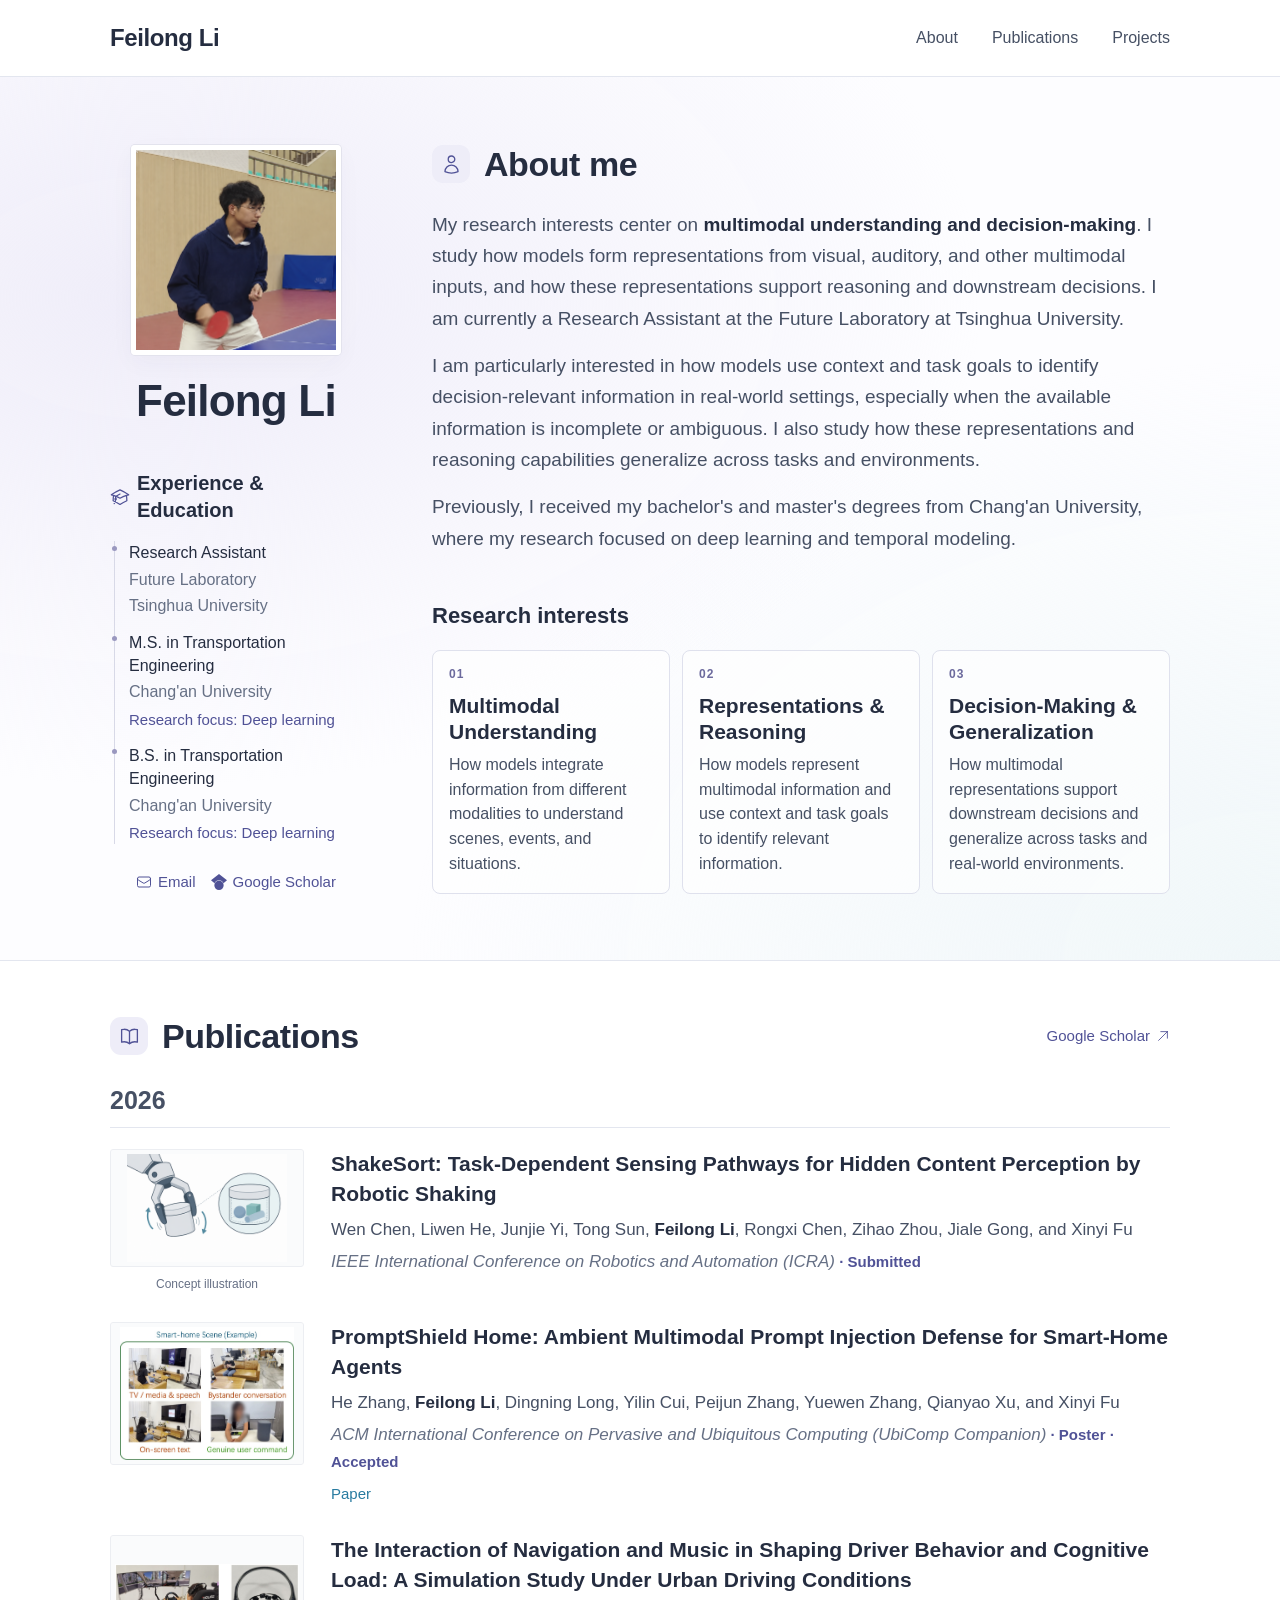
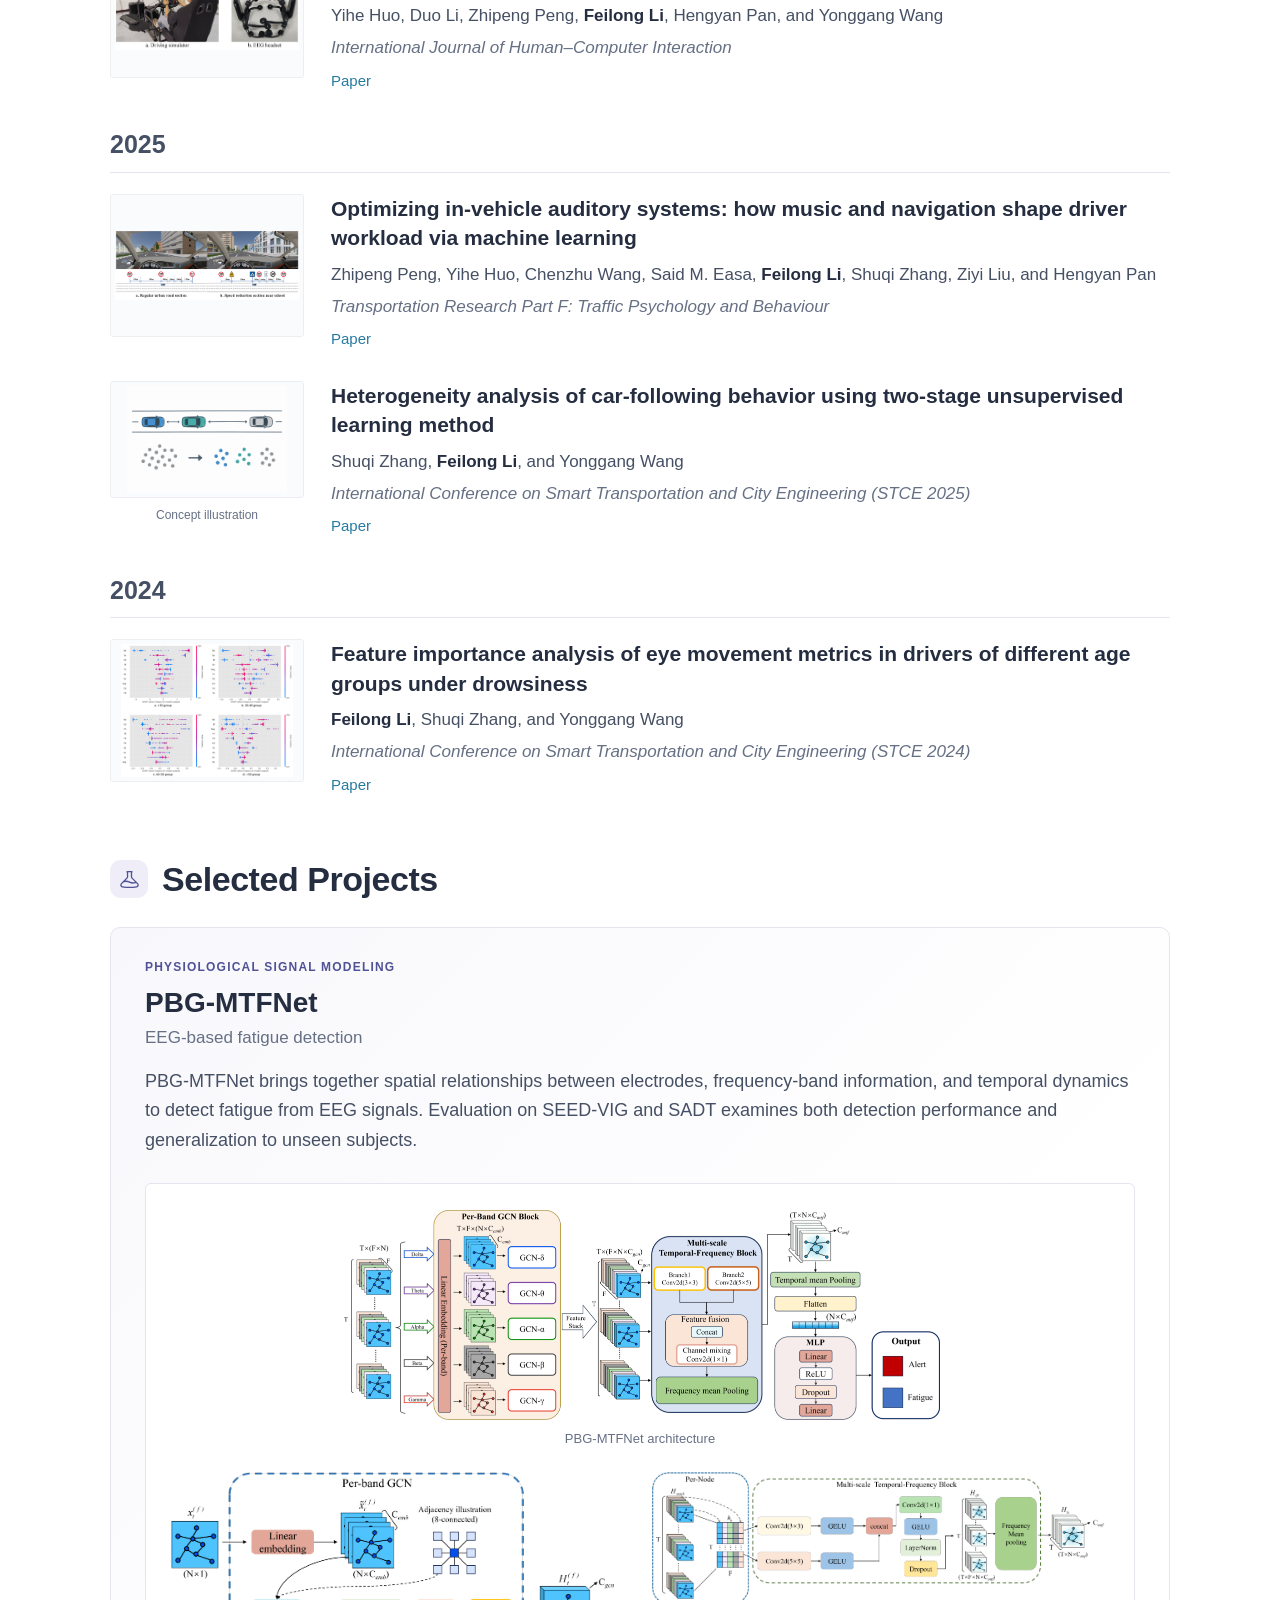
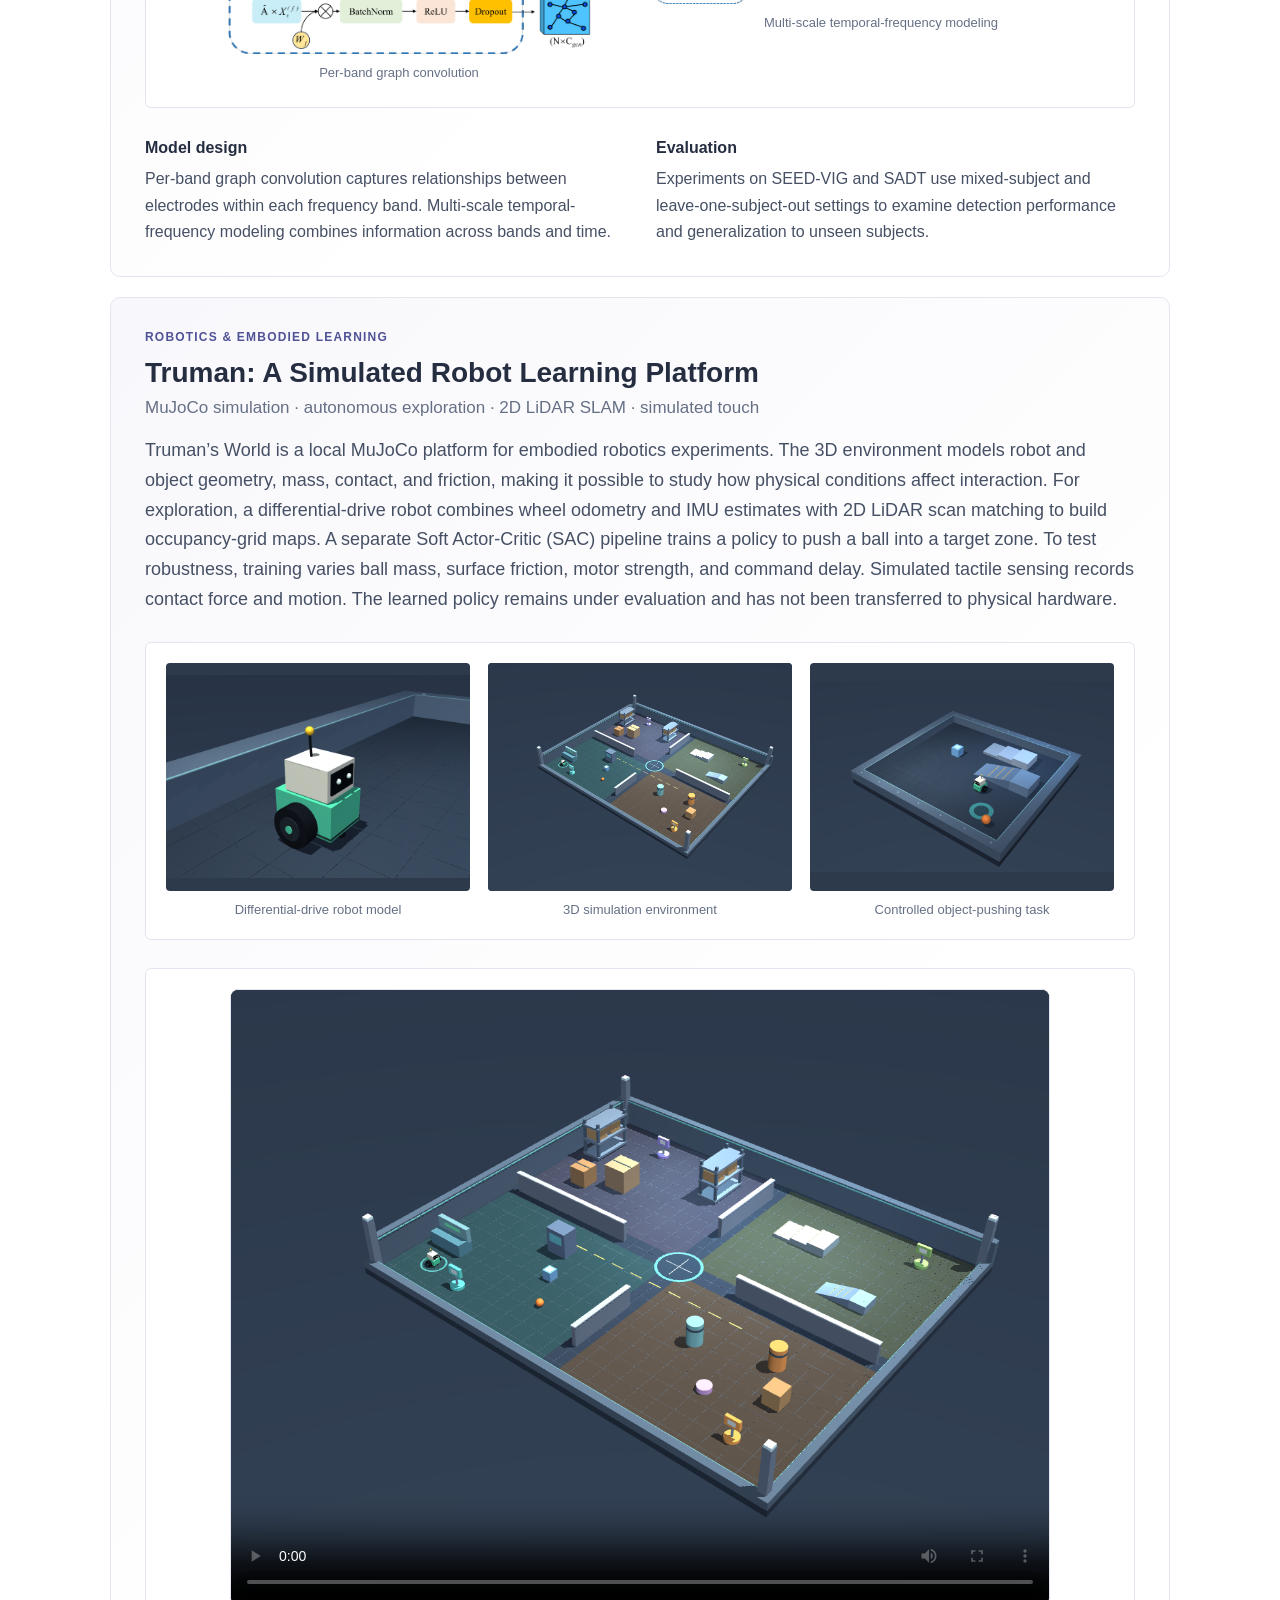
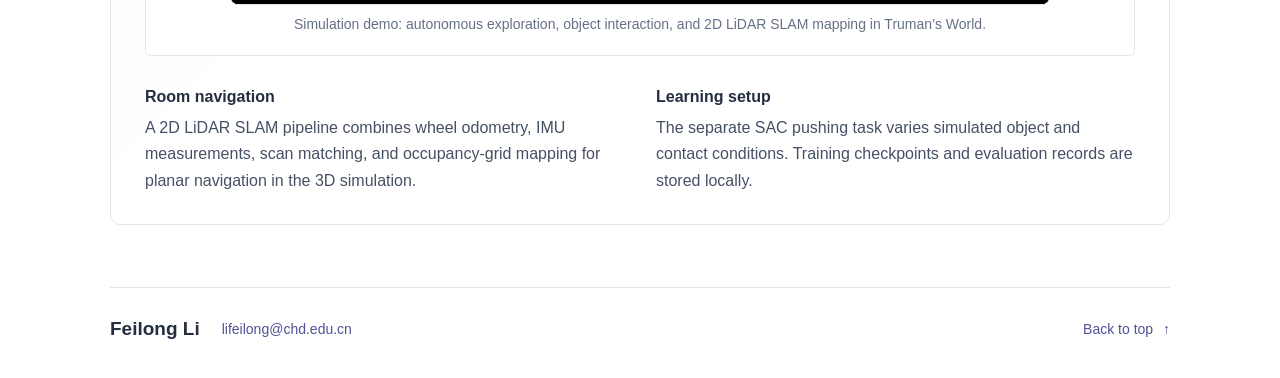
<file: index.html>
<!DOCTYPE html><!--2pvyuulJifglptmoeZJ_2--><html lang="en"><head><meta charSet="utf-8"/><meta name="viewport" content="width=device-width, initial-scale=1"/><link rel="preload" as="image" href="/images/feilong-table-tennis.png"/><link rel="preload" as="image" href="/images/feilong-table-tennis-plain-hoodie-v1.png"/><link rel="stylesheet" href="/_next/static/css/homepage-gallery-aligned.css" data-precedence="next"/><link rel="preload" as="script" fetchPriority="low" href="/_next/static/chunks/webpack-40b63c86a3bdd964.js"/><script src="/_next/static/chunks/9a4ec5fe-004831ba3127e0f1.js" async=""></script><script src="/_next/static/chunks/79-82cd3fcf7ed76dbf.js" async=""></script><script src="/_next/static/chunks/main-app-7c46d85db99a0c38.js" async=""></script><script src="/_next/static/chunks/191-a0aeecc5fde519fc.js" async=""></script><script src="/_next/static/chunks/app/page-ae31e593120f74a1.js" async=""></script><title>Feilong Li</title><meta name="description" content="Research Assistant at Tsinghua University. Multimodal Understanding, reasoning, and human–AI interaction."/><link rel="icon" href="/icon.ico?cf3fe3e970714b18" type="image/x-icon" sizes="16x16"/><script src="/_next/static/chunks/polyfills-42372ed130431b0a.js" noModule=""></script></head><body><div hidden=""><!--$--><!--/$--></div><a href="#about" class="skip-link">Skip to content</a><div class="masthead"><nav class="masthead-inner page-width" aria-label="Main navigation"><a href="#top" class="site-name">Feilong Li</a><div class="nav-links"><a href="#about">About</a><a href="#publications">Publications</a><a href="#personal-project">Projects</a></div></nav></div><main id="top" class="academic-layout"><header class="research-profile" id="about"><div class="profile-introduction page-width"><div class="profile-identity"><div class="profile-photo"><img alt="Feilong Li playing table tennis" width="1122" height="1402" decoding="async" data-nimg="1" style="color:transparent" src="/images/feilong-table-tennis.png"/><img alt="" aria-hidden="true" width="1122" height="1402" decoding="async" data-nimg="1" class="profile-shirt-retouch" style="color:transparent" src="/images/feilong-table-tennis-plain-hoodie-v1.png"/></div><div class="profile-identity-text"><h1>Feilong Li</h1></div><section class="profile-education" id="education" aria-labelledby="education-heading"><h2 id="education-heading"><svg stroke="currentColor" fill="none" stroke-width="1.5" viewBox="0 0 24 24" aria-hidden="true" height="1em" width="1em" xmlns="http://www.w3.org/2000/svg"><path stroke-linecap="round" stroke-linejoin="round" d="M4.26 10.147a60.438 60.438 0 0 0-.491 6.347A48.62 48.62 0 0 1 12 20.904a48.62 48.62 0 0 1 8.232-4.41 60.46 60.46 0 0 0-.491-6.347m-15.482 0a50.636 50.636 0 0 0-2.658-.813A59.906 59.906 0 0 1 12 3.493a59.903 59.903 0 0 1 10.399 5.84c-.896.248-1.783.52-2.658.814m-15.482 0A50.717 50.717 0 0 1 12 13.489a50.702 50.702 0 0 1 7.74-3.342M6.75 15a.75.75 0 1 0 0-1.5.75.75 0 0 0 0 1.5Zm0 0v-3.675A55.378 55.378 0 0 1 12 8.443m-7.007 11.55A5.981 5.981 0 0 0 6.75 15.75v-1.5"></path></svg>Experience &amp; Education</h2><ul><li class="current-experience"><strong>Research Assistant</strong><span>Future Laboratory</span><span>Tsinghua University</span></li><li><strong>M.S.<!-- --> in <!-- -->Transportation Engineering</strong><span>Chang&#x27;an University</span><span class="education-focus">Research focus: <!-- -->Deep learning</span></li><li><strong>B.S.<!-- --> in <!-- -->Transportation Engineering</strong><span>Chang&#x27;an University</span><span class="education-focus">Research focus: <!-- -->Deep learning</span></li></ul></section><div class="profile-contact"><a href="mailto:lifeilong@chd.edu.cn"><svg stroke="currentColor" fill="none" stroke-width="1.5" viewBox="0 0 24 24" aria-hidden="true" height="1em" width="1em" xmlns="http://www.w3.org/2000/svg"><path stroke-linecap="round" stroke-linejoin="round" d="M21.75 6.75v10.5a2.25 2.25 0 0 1-2.25 2.25h-15a2.25 2.25 0 0 1-2.25-2.25V6.75m19.5 0A2.25 2.25 0 0 0 19.5 4.5h-15a2.25 2.25 0 0 0-2.25 2.25m19.5 0v.243a2.25 2.25 0 0 1-1.07 1.916l-7.5 4.615a2.25 2.25 0 0 1-2.36 0L3.32 8.91a2.25 2.25 0 0 1-1.07-1.916V6.75"></path></svg> Email</a><div class="profile-links"><a href="https://scholar.google.com/citations?user=r1rDoekAAAAJ&amp;hl=en" target="_blank" rel="noopener noreferrer"><svg stroke="currentColor" fill="currentColor" stroke-width="0" role="img" viewBox="0 0 24 24" aria-hidden="true" height="1em" width="1em" xmlns="http://www.w3.org/2000/svg"><path d="M5.242 13.769L0 9.5 12 0l12 9.5-5.242 4.269C17.548 11.249 14.978 9.5 12 9.5c-2.977 0-5.548 1.748-6.758 4.269zM12 10a7 7 0 1 0 0 14 7 7 0 0 0 0-14z"></path></svg> Google Scholar</a><a href="https://www.overleaf.com/project/6aab80a729216a0eccb8a966" target="_blank" rel="noopener noreferrer"><svg stroke="currentColor" fill="none" stroke-width="1.5" viewBox="0 0 24 24" aria-hidden="true" height="1em" width="1em" xmlns="http://www.w3.org/2000/svg"><path stroke-linecap="round" stroke-linejoin="round" d="M19.5 14.25v-9a2.25 2.25 0 0 0-2.25-2.25h-10.5A2.25 2.25 0 0 0 4.5 5.25v13.5A2.25 2.25 0 0 0 6.75 21h6.75M8.25 7.5h7.5M8.25 11.25h7.5M8.25 15h4.5m3.75 4.5 4.5-4.5m-4.5 0h4.5v4.5"></path></svg> CV (Overleaf)</a></div></div></div><div class="profile-overview"><h2 class="profile-heading"><span class="heading-icon"><svg stroke="currentColor" fill="none" stroke-width="1.5" viewBox="0 0 24 24" aria-hidden="true" height="1em" width="1em" xmlns="http://www.w3.org/2000/svg"><path stroke-linecap="round" stroke-linejoin="round" d="M15.75 6a3.75 3.75 0 1 1-7.5 0 3.75 3.75 0 0 1 7.5 0ZM4.501 20.118a7.5 7.5 0 0 1 14.998 0A17.933 17.933 0 0 1 12 21.75c-2.676 0-5.216-.584-7.499-1.632Z"></path></svg></span>About me</h2><div class="profile-statement"><p>My research interests center on <strong>multimodal understanding and decision-making</strong>. I study how models form representations from visual, auditory, and other multimodal inputs, and how these representations support reasoning and downstream decisions. I am currently a Research Assistant at the Future Laboratory at Tsinghua University.</p><p>I am particularly interested in how models use context and task goals to identify decision-relevant information in real-world settings, especially when the available information is incomplete or ambiguous. I also study how these representations and reasoning capabilities generalize across tasks and environments.</p><p>Previously, I received my bachelor's and master's degrees from Chang'an University, where my research focused on deep learning and temporal modeling.</p></div><div class="profile-details"><section class="research-interests" aria-labelledby="interests-heading"><h3 id="interests-heading">Research interests</h3><ul class="interest-grid"><li class="interest-card"><span class="interest-number" aria-hidden="true">01</span><div><h4>Multimodal Understanding</h4><p>How models integrate information from different modalities to understand scenes, events, and situations.</p></div></li><li class="interest-card"><span class="interest-number" aria-hidden="true">02</span><div><h4>Representations & Reasoning</h4><p>How models represent multimodal information and use context and task goals to identify relevant information.</p></div></li><li class="interest-card"><span class="interest-number" aria-hidden="true">03</span><div><h4>Decision-Making &amp; Generalization</h4><p>How multimodal representations support downstream decisions and generalize across tasks and real-world environments.</p></div></li></ul></section></div></div></div></header><div class="academic-body page-width"><section id="publications" class="publications-section" aria-labelledby="publications-heading"><div class="section-header"><h2 id="publications-heading" class="section-heading"><span class="heading-icon"><svg stroke="currentColor" fill="none" stroke-width="1.5" viewBox="0 0 24 24" aria-hidden="true" height="1em" width="1em" xmlns="http://www.w3.org/2000/svg"><path stroke-linecap="round" stroke-linejoin="round" d="M12 6.042A8.967 8.967 0 0 0 6 3.75c-1.052 0-2.062.18-3 .512v14.25A8.987 8.987 0 0 1 6 18c2.305 0 4.408.867 6 2.292m0-14.25a8.966 8.966 0 0 1 6-2.292c1.052 0 2.062.18 3 .512v14.25A8.987 8.987 0 0 0 18 18a8.967 8.967 0 0 0-6 2.292m0-14.25v14.25"></path></svg></span>Publications</h2><a class="section-link" href="https://scholar.google.com/citations?user=r1rDoekAAAAJ&amp;hl=en" target="_blank" rel="noopener noreferrer">Google Scholar <svg stroke="currentColor" fill="none" stroke-width="1.5" viewBox="0 0 24 24" aria-hidden="true" height="1em" width="1em" xmlns="http://www.w3.org/2000/svg"><path stroke-linecap="round" stroke-linejoin="round" d="m4.5 19.5 15-15m0 0H8.25m11.25 0v11.25"></path></svg></a></div><div class="publication-list"><section class="publication-year-group" aria-labelledby="publications-2026"><h3 id="publications-2026" class="publication-year-heading"><time dateTime="2026">2026</time></h3><div class="publication-year-list"><article id="shakesort-publication" class="publication-entry"><div class="publication-figure"><button type="button" class="block w-full cursor-zoom-in bg-white focus-visible:outline focus-visible:outline-2 focus-visible:outline-blue-600" aria-label="Enlarge AI-generated concept illustration of a robotic gripper shaking a container to explore hidden contents; not an experimental figure" aria-haspopup="dialog"><img alt="AI-generated concept illustration of a robotic gripper shaking a container to explore hidden contents; not an experimental figure" loading="lazy" width="1920" height="1080" decoding="async" data-nimg="1" class="block w-full h-auto" style="color:transparent" src="images/shakesort-concept-v1.png"/></button><p class="publication-image-caption">Concept illustration</p></div><div class="publication-details"><h4 class="publication-title">ShakeSort: Task-Dependent Sensing Pathways for Hidden Content Perception by Robotic Shaking</h4><p class="publication-authors">Wen Chen, Liwen He, Junjie Yi, Tong Sun, <strong>Feilong Li</strong>, Rongxi Chen, Zihao Zhou, Jiale Gong, and Xinyi Fu</p><p class="publication-venue"><span class="publication-venue-name">IEEE International Conference on Robotics and Automation (ICRA)</span><span class="publication-status"> · <!-- -->Submitted</span></p></div></article><article class="publication-entry"><div class="publication-figure"><button type="button" class="block w-full cursor-zoom-in bg-white focus-visible:outline focus-visible:outline-2 focus-visible:outline-blue-600" aria-label="Enlarge Figure from PromptShield Home: Ambient Multimodal Prompt Injection Defense for Smart-Home Agents" aria-haspopup="dialog"><img alt="Figure from PromptShield Home: Ambient Multimodal Prompt Injection Defense for Smart-Home Agents" loading="lazy" width="1920" height="1080" decoding="async" data-nimg="1" class="block w-full h-auto" style="color:transparent" src="images/promptshield-scenarios.jpg"/></button></div><div class="publication-details"><h4 class="publication-title"><a href="https://arxiv.org/abs/2608.05495" target="_blank" rel="noopener noreferrer">PromptShield Home: Ambient Multimodal Prompt Injection Defense for Smart-Home Agents</a></h4><p class="publication-authors">He Zhang, <strong>Feilong Li</strong>, Dingning Long, Yilin Cui, Peijun Zhang, Yuewen Zhang, Qianyao Xu, and Xinyi Fu</p><p class="publication-venue"><span class="publication-venue-name">ACM International Conference on Pervasive and Ubiquitous Computing (UbiComp Companion)</span><span class="publication-status"> · <!-- -->Poster · Accepted</span></p><div class="publication-links"><a href="https://arxiv.org/abs/2608.05495" target="_blank" rel="noopener noreferrer">Paper</a></div></div></article><article class="publication-entry"><div class="publication-figure"><button type="button" class="block w-full cursor-zoom-in bg-white focus-visible:outline focus-visible:outline-2 focus-visible:outline-blue-600" aria-label="Enlarge Figure from The Interaction of Navigation and Music in Shaping Driver Behavior and Cognitive Load: A Simulation Study Under Urban Driving Conditions" aria-haspopup="dialog"><img alt="Figure from The Interaction of Navigation and Music in Shaping Driver Behavior and Cognitive Load: A Simulation Study Under Urban Driving Conditions" loading="lazy" width="1920" height="1080" decoding="async" data-nimg="1" class="block w-full h-auto" style="color:transparent" src="images/ijhci-experiment-setup.png"/></button></div><div class="publication-details"><h4 class="publication-title"><a href="https://doi.org/10.1080/10447318.2026.2622586" target="_blank" rel="noopener noreferrer">The Interaction of Navigation and Music in Shaping Driver Behavior and Cognitive Load: A Simulation Study Under Urban Driving Conditions</a></h4><p class="publication-authors">Yihe Huo, Duo Li, Zhipeng Peng, <strong>Feilong Li</strong>, Hengyan Pan, and Yonggang Wang</p><p class="publication-venue"><span class="publication-venue-name">International Journal of Human–Computer Interaction</span></p><div class="publication-links"><a href="https://doi.org/10.1080/10447318.2026.2622586" target="_blank" rel="noopener noreferrer">Paper</a></div></div></article></div></section><section class="publication-year-group" aria-labelledby="publications-2025"><h3 id="publications-2025" class="publication-year-heading"><time dateTime="2025">2025</time></h3><div class="publication-year-list"><article class="publication-entry"><div class="publication-figure"><button type="button" class="block w-full cursor-zoom-in bg-white focus-visible:outline focus-visible:outline-2 focus-visible:outline-blue-600" aria-label="Enlarge Figure from Optimizing in-vehicle auditory systems: how music and navigation shape driver workload via machine learning" aria-haspopup="dialog"><img alt="Figure from Optimizing in-vehicle auditory systems: how music and navigation shape driver workload via machine learning" loading="lazy" width="1920" height="1080" decoding="async" data-nimg="1" class="block w-full h-auto" style="color:transparent" src="images/trf-driving-scenarios.png"/></button></div><div class="publication-details"><h4 class="publication-title"><a href="https://doi.org/10.1016/j.trf.2025.103349" target="_blank" rel="noopener noreferrer">Optimizing in-vehicle auditory systems: how music and navigation shape driver workload via machine learning</a></h4><p class="publication-authors">Zhipeng Peng, Yihe Huo, Chenzhu Wang, Said M. Easa, <strong>Feilong Li</strong>, Shuqi Zhang, Ziyi Liu, and Hengyan Pan</p><p class="publication-venue"><span class="publication-venue-name">Transportation Research Part F: Traffic Psychology and Behaviour</span></p><div class="publication-links"><a href="https://doi.org/10.1016/j.trf.2025.103349" target="_blank" rel="noopener noreferrer">Paper</a></div></div></article><article class="publication-entry"><div class="publication-figure"><button type="button" class="block w-full cursor-zoom-in bg-white focus-visible:outline focus-visible:outline-2 focus-visible:outline-blue-600" aria-label="Enlarge AI-generated concept illustration of car-following headways and grouping behavior; not an experimental figure" aria-haspopup="dialog"><img alt="AI-generated concept illustration of car-following headways and grouping behavior; not an experimental figure" loading="lazy" width="1920" height="1080" decoding="async" data-nimg="1" class="block w-full h-auto" style="color:transparent" src="images/car-following-concept-v1.png"/></button><p class="publication-image-caption">Concept illustration</p></div><div class="publication-details"><h4 class="publication-title"><a href="https://doi.org/10.1117/12.3101697" target="_blank" rel="noopener noreferrer">Heterogeneity analysis of car-following behavior using two-stage unsupervised learning method</a></h4><p class="publication-authors">Shuqi Zhang, <strong>Feilong Li</strong>, and Yonggang Wang</p><p class="publication-venue"><span class="publication-venue-name">International Conference on Smart Transportation and City Engineering (STCE 2025)</span></p><div class="publication-links"><a href="https://doi.org/10.1117/12.3101697" target="_blank" rel="noopener noreferrer">Paper</a></div></div></article></div></section><section class="publication-year-group" aria-labelledby="publications-2024"><h3 id="publications-2024" class="publication-year-heading"><time dateTime="2024">2024</time></h3><div class="publication-year-list"><article class="publication-entry"><div class="publication-figure"><button type="button" class="block w-full cursor-zoom-in bg-white focus-visible:outline focus-visible:outline-2 focus-visible:outline-blue-600" aria-label="Enlarge combined eye movement SHAP plots for STCE 2024" aria-haspopup="dialog"><img alt="Combined eye movement SHAP plots for STCE 2024" loading="lazy" width="408" height="316" decoding="async" data-nimg="1" class="block w-full h-auto" style="color:transparent" src="images/eye-movement-shap-combined.png"/></button></div><div class="publication-details"><h4 class="publication-title"><a href="https://doi.org/10.1117/12.3061254" target="_blank" rel="noopener noreferrer">Feature importance analysis of eye movement metrics in drivers of different age groups under drowsiness</a></h4><p class="publication-authors"><strong>Feilong Li</strong>, Shuqi Zhang, and Yonggang Wang</p><p class="publication-venue"><span class="publication-venue-name">International Conference on Smart Transportation and City Engineering (STCE 2024)</span></p><div class="publication-links"><a href="https://doi.org/10.1117/12.3061254" target="_blank" rel="noopener noreferrer">Paper</a></div></div></article></div></section></div></section><section id="personal-project" class="project-section" aria-labelledby="personal-project-heading"><h2 id="personal-project-heading" class="section-heading"><span class="heading-icon"><svg stroke="currentColor" fill="none" stroke-width="1.5" viewBox="0 0 24 24" aria-hidden="true" height="1em" width="1em" xmlns="http://www.w3.org/2000/svg"><path stroke-linecap="round" stroke-linejoin="round" d="M9.75 3.104v5.714a2.25 2.25 0 0 1-.659 1.591L5 14.5M9.75 3.104c-.251.023-.501.05-.75.082m.75-.082a24.301 24.301 0 0 1 4.5 0m0 0v5.714c0 .597.237 1.17.659 1.591L19.8 15.3M14.25 3.104c.251.023.501.05.75.082M19.8 15.3l-1.57.393A9.065 9.065 0 0 1 12 15a9.065 9.065 0 0 0-6.23-.693L5 14.5m14.8.8 1.402 1.402c1.232 1.232.65 3.318-1.067 3.611A48.309 48.309 0 0 1 12 21c-2.773 0-5.491-.235-8.135-.687-1.718-.293-2.3-2.379-1.067-3.61L5 14.5"></path></svg></span>Selected Projects</h2><div class="selected-project-list"><article id="pbg-mtfnet" class="personal-project" aria-labelledby="pbg-mtfnet-heading"><div class="project-summary"><small class="section-kicker">Physiological signal modeling</small><div class="project-title-row"><h3 id="pbg-mtfnet-heading">PBG-MTFNet</h3></div><p class="project-subtitle">EEG-based fatigue detection</p><p class="project-description">PBG-MTFNet brings together spatial relationships between electrodes, frequency-band information, and temporal dynamics to detect fatigue from EEG signals. Evaluation on SEED-VIG and SADT examines both detection performance and generalization to unseen subjects.</p></div><div class="project-methods"><div class="project-gallery"><figure class="project-figure project-architecture"><button type="button" class="block w-full cursor-zoom-in bg-white focus-visible:outline focus-visible:outline-2 focus-visible:outline-blue-600" aria-label="Enlarge PBG-MTFNet architecture" aria-haspopup="dialog"><img alt="PBG-MTFNet architecture" loading="lazy" width="1200" height="427" decoding="async" data-nimg="1" class="block w-full h-auto" style="color:transparent" src="images/pbg-architecture.png"/></button><figcaption>PBG-MTFNet architecture</figcaption></figure><figure class="project-figure"><button type="button" class="block w-full cursor-zoom-in bg-white focus-visible:outline focus-visible:outline-2 focus-visible:outline-blue-600" aria-label="Enlarge Per-band graph convolution" aria-haspopup="dialog"><img alt="Per-band graph convolution" loading="lazy" width="1100" height="438" decoding="async" data-nimg="1" class="block w-full h-auto" style="color:transparent" src="images/pbg-per-band-gcn.png"/></button><figcaption>Per-band graph convolution</figcaption></figure><figure class="project-figure"><button type="button" class="block w-full cursor-zoom-in bg-white focus-visible:outline focus-visible:outline-2 focus-visible:outline-blue-600" aria-label="Enlarge Multi-scale temporal-frequency modeling" aria-haspopup="dialog"><img alt="Multi-scale temporal-frequency modeling" loading="lazy" width="1100" height="318" decoding="async" data-nimg="1" class="block w-full h-auto" style="color:transparent" src="images/pbg-temporal-frequency.png"/></button><figcaption>Multi-scale temporal-frequency modeling</figcaption></figure></div><dl class="project-details"><div><dt>Model design</dt><dd>Per-band graph convolution captures relationships between electrodes within each frequency band. Multi-scale temporal-frequency modeling combines information across bands and time.</dd></div><div><dt>Evaluation</dt><dd>Experiments on SEED-VIG and SADT use mixed-subject and leave-one-subject-out settings to examine detection performance and generalization to unseen subjects.</dd></div></dl></div></article><article id="truman-robot" class="personal-project" aria-labelledby="truman-robot-heading"><div class="project-summary"><small class="section-kicker">Robotics &amp; embodied learning</small><div class="project-title-row"><h3 id="truman-robot-heading">Truman: A Simulated Robot Learning Platform</h3></div><p class="project-subtitle">MuJoCo simulation · autonomous exploration · 2D LiDAR SLAM · simulated touch</p><p class="project-description">Truman’s World is a local MuJoCo platform for embodied robotics experiments. The 3D environment models robot and object geometry, mass, contact, and friction, making it possible to study how physical conditions affect interaction. For exploration, a differential-drive robot combines wheel odometry and IMU estimates with 2D LiDAR scan matching to build occupancy-grid maps. A separate Soft Actor-Critic (SAC) pipeline trains a policy to push a ball into a target zone. To test robustness, training varies ball mass, surface friction, motor strength, and command delay. Simulated tactile sensing records contact force and motion. The learned policy remains under evaluation and has not been transferred to physical hardware.</p></div><div class="project-methods"><div class="project-gallery"><figure class="project-figure project-architecture"><button type="button" class="block w-full cursor-zoom-in bg-white focus-visible:outline focus-visible:outline-2 focus-visible:outline-blue-600" aria-label="Enlarge Differential-drive robot model" aria-haspopup="dialog"><img alt="Differential-drive robot model" loading="lazy" width="840" height="560" decoding="async" data-nimg="1" class="block w-full h-auto" style="color:transparent" src="images/truman-robot-body.png"/></button><figcaption>Differential-drive robot model</figcaption></figure><figure class="project-figure"><button type="button" class="block w-full cursor-zoom-in bg-white focus-visible:outline focus-visible:outline-2 focus-visible:outline-blue-600" aria-label="Enlarge 3D simulation environment" aria-haspopup="dialog"><img alt="3D simulation environment" loading="lazy" width="1200" height="900" decoding="async" data-nimg="1" class="block w-full h-auto" style="color:transparent" src="images/truman-simulation-room.png"/></button><figcaption>3D simulation environment</figcaption></figure><figure class="project-figure"><button type="button" class="block w-full cursor-zoom-in bg-white focus-visible:outline focus-visible:outline-2 focus-visible:outline-blue-600" aria-label="Enlarge Controlled object-pushing task" aria-haspopup="dialog"><img alt="Controlled object-pushing task" loading="lazy" width="960" height="600" decoding="async" data-nimg="1" class="block w-full h-auto" style="color:transparent" src="images/truman-learning-task.png"/></button><figcaption>Controlled object-pushing task</figcaption></figure></div><figure class="project-video"><video controls="" playsInline="" preload="metadata" poster="/images/truman-simulation-room.png"><source src="/videos/truman-simulation-demo.mp4" type="video/mp4"/>Your browser does not support embedded videos.</video><figcaption>Simulation demo: autonomous exploration, object interaction, and 2D LiDAR SLAM mapping in Truman’s World.</figcaption></figure><dl class="project-details"><div><dt>Room navigation</dt><dd>A 2D LiDAR SLAM pipeline combines wheel odometry, IMU measurements, scan matching, and occupancy-grid mapping for planar navigation in the 3D simulation.</dd></div><div><dt>Learning setup</dt><dd>The separate SAC pushing task varies simulated object and contact conditions. Training checkpoints and evaluation records are stored locally.</dd></div></dl></div></article></div></section><footer class="site-footer"><div><span class="footer-name">Feilong Li</span><a href="mailto:lifeilong@chd.edu.cn">lifeilong@chd.edu.cn</a></div><a href="#top">Back to top <span aria-hidden="true">↑</span></a></footer></div></main><!--$--><!--/$--><script src="/_next/static/chunks/webpack-40b63c86a3bdd964.js" id="_R_" async=""></script><script>(self.__next_f=self.__next_f||[]).push([0])</script><script>self.__next_f.push([1,"1:\"$Sreact.fragment\"\n2:I[7398,[],\"\"]\n3:I[7596,[],\"\"]\n4:I[7244,[\"191\",\"static/chunks/191-a0aeecc5fde519fc.js\",\"974\",\"static/chunks/app/page-ae31e593120f74a1.js\"],\"Image\"]\nb:I[6718,[],\"\"]\n:HL[\"/_next/static/css/homepage-type-48d4335.css\",\"style\"]\n"])</script><script>self.__next_f.push([1,"0:{\"P\":null,\"b\":\"2pvyuulJifglptmoeZJ-2\",\"p\":\"\",\"c\":[\"\",\"\"],\"i\":false,\"f\":[[[\"\",{\"children\":[\"__PAGE__\",{}]},\"$undefined\",\"$undefined\",true],[\"\",[\"$\",\"$1\",\"c\",{\"children\":[[[\"$\",\"link\",\"0\",{\"rel\":\"stylesheet\",\"href\":\"/_next/static/css/homepage-type-48d4335.css\",\"precedence\":\"next\",\"crossOrigin\":\"$undefined\",\"nonce\":\"$undefined\"}]],[\"$\",\"html\",null,{\"lang\":\"en\",\"children\":[\"$\",\"body\",null,{\"children\":[\"$\",\"$L2\",null,{\"parallelRouterKey\":\"children\",\"error\":\"$undefined\",\"errorStyles\":\"$undefined\",\"errorScripts\":\"$undefined\",\"template\":[\"$\",\"$L3\",null,{}],\"templateStyles\":\"$undefined\",\"templateScripts\":\"$undefined\",\"notFound\":[[[\"$\",\"title\",null,{\"children\":\"404: This page could not be found.\"}],[\"$\",\"div\",null,{\"style\":{\"fontFamily\":\"system-ui,\\\"Segoe UI\\\",Roboto,Helvetica,Arial,sans-serif,\\\"Apple Color Emoji\\\",\\\"Segoe UI Emoji\\\"\",\"height\":\"100vh\",\"textAlign\":\"center\",\"display\":\"flex\",\"flexDirection\":\"column\",\"alignItems\":\"center\",\"justifyContent\":\"center\"},\"children\":[\"$\",\"div\",null,{\"children\":[[\"$\",\"style\",null,{\"dangerouslySetInnerHTML\":{\"__html\":\"body{color:#000;background:#fff;margin:0}.next-error-h1{border-right:1px solid rgba(0,0,0,.3)}@media (prefers-color-scheme:dark){body{color:#fff;background:#000}.next-error-h1{border-right:1px solid rgba(255,255,255,.3)}}\"}}],[\"$\",\"h1\",null,{\"className\":\"next-error-h1\",\"style\":{\"display\":\"inline-block\",\"margin\":\"0 20px 0 0\",\"padding\":\"0 23px 0 0\",\"fontSize\":24,\"fontWeight\":500,\"verticalAlign\":\"top\",\"lineHeight\":\"49px\"},\"children\":404}],[\"$\",\"div\",null,{\"style\":{\"display\":\"inline-block\"},\"children\":[\"$\",\"h2\",null,{\"style\":{\"fontSize\":14,\"fontWeight\":400,\"lineHeight\":\"49px\",\"margin\":0},\"children\":\"This page could not be found.\"}]}]]}]}]],[]],\"forbidden\":\"$undefined\",\"unauthorized\":\"$undefined\"}]}]}]]}],{\"children\":[\"__PAGE__\",[\"$\",\"$1\",\"c\",{\"children\":[[[\"$\",\"a\",null,{\"href\":\"#about\",\"className\":\"skip-link\",\"children\":\"Skip to content\"}],[\"$\",\"div\",null,{\"className\":\"masthead\",\"children\":[\"$\",\"nav\",null,{\"className\":\"masthead-inner page-width\",\"aria-label\":\"Main navigation\",\"children\":[[\"$\",\"a\",null,{\"href\":\"#top\",\"className\":\"site-name\",\"children\":\"Feilong Li\"}],[\"$\",\"div\",null,{\"className\":\"nav-links\",\"children\":[[\"$\",\"a\",null,{\"href\":\"#about\",\"children\":\"About\"}],[\"$\",\"a\",null,{\"href\":\"#publications\",\"children\":\"Publications\"}],[\"$\",\"a\",null,{\"href\":\"#personal-project\",\"children\":\"Projects\"}]]}]]}]}],[\"$\",\"main\",null,{\"id\":\"top\",\"className\":\"academic-layout\",\"children\":[[\"$\",\"header\",null,{\"className\":\"research-profile\",\"id\":\"about\",\"children\":[\"$\",\"div\",null,{\"className\":\"profile-introduction page-width\",\"children\":[[\"$\",\"div\",null,{\"className\":\"profile-identity\",\"children\":[[\"$\",\"div\",null,{\"className\":\"profile-photo\",\"children\":[[\"$\",\"$L4\",null,{\"src\":\"/images/feilong-table-tennis.png\",\"alt\":\"Feilong Li playing table tennis\",\"width\":1122,\"height\":1402,\"sizes\":\"432px\",\"priority\":true,\"unoptimized\":true}],[\"$\",\"$L4\",null,{\"className\":\"profile-shirt-retouch\",\"src\":\"/images/feilong-table-tennis-plain-hoodie-v1.png\",\"alt\":\"\",\"aria-hidden\":\"true\",\"width\":1122,\"height\":1402,\"sizes\":\"432px\",\"priority\":true,\"unoptimized\":true}]]}],[\"$\",\"div\",null,{\"className\":\"profile-identity-text\",\"children\":[\"$\",\"h1\",null,{\"children\":\"Feilong Li\"}]}],[\"$\",\"section\",null,{\"className\":\"profile-education\",\"id\":\"education\",\"aria-labelledby\":\"education-heading\",\"children\":[[\"$\",\"h2\",null,{\"id\":\"education-heading\",\"children\":[[\"$\",\"svg\",null,{\"stroke\":\"currentColor\",\"fill\":\"none\",\"strokeWidth\":\"1.5\",\"viewBox\":\"0 0 24 24\",\"aria-hidden\":\"true\",\"children\":[\"$undefined\",[[\"$\",\"path\",\"0\",{\"strokeLinecap\":\"round\",\"strokeLinejoin\":\"round\",\"d\":\"M4.26 10.147a60.438 60.438 0 0 0-.491 6.347A48.62 48.62 0 0 1 12 20.904a48.62 48.62 0 0 1 8.232-4.41 60.46 60.46 0 0 0-.491-6.347m-15.482 0a50.636 50.636 0 0 0-2.658-.813A59.906 59.906 0 0 1 12 3.493a59.903 59.903 0 0 1 10.399 5.84c-.896.248-1.783.52-2.658.814m-15.482 0A50.717 50.717 0 0 1 12 13.489a50.702 50.702 0 0 1 7.74-3.342M6.75 15a.75.75 0 1 0 0-1.5.75.75 0 0 0 0 1.5Zm0 0v-3.675A55.378 55.378 0 0 1 12 8.443m-7.007 11.55A5.981 5.981 0 0 0 6.75 15.75v-1.5\",\"children\":[]}]]],\"className\":\"$undefined\",\"style\":{\"color\":\"$undefined\"},\"height\":\"1em\",\"width\":\"1em\",\"xmlns\":\"http://www.w3.org/2000/svg\"}],\"Experience \u0026 Education\"]}],[\"$\",\"ul\",null,{\"children\":[[\"$\",\"li\",null,{\"className\":\"current-experience\",\"children\":[[\"$\",\"strong\",null,{\"children\":\"Research Assistant\"}],[\"$\",\"span\",null,{\"children\":\"Future Laboratory\"}],[\"$\",\"span\",null,{\"children\":\"Tsinghua University\"}]]}],[[\"$\",\"li\",\"MS\",{\"children\":[[\"$\",\"strong\",null,{\"children\":[\"M.S.\",\" in \",\"Transportation Engineering\"]}],[\"$\",\"span\",null,{\"children\":\"Chang'an University\"}],[\"$\",\"span\",null,{\"className\":\"education-focus\",\"children\":[\"Research focus: \",\"Deep learning\"]}]]}],\"$L5\"]]}]]}],\"$L6\"]}],\"$L7\"]}]}],\"$L8\"]}]],null,\"$L9\"]}],{},null,false]},null,false],\"$La\",false]],\"m\":\"$undefined\",\"G\":[\"$b\",[]],\"s\":false,\"S\":true}\n"])</script><script>self.__next_f.push([1,"c:I[5263,[\"191\",\"static/chunks/191-a0aeecc5fde519fc.js\",\"974\",\"static/chunks/app/page-ae31e593120f74a1.js\"],\"default\"]\n15:I[4559,[],\"OutletBoundary\"]\n17:I[4110,[],\"AsyncMetadataOutlet\"]\n19:I[4559,[],\"ViewportBoundary\"]\n1b:I[4559,[],\"MetadataBoundary\"]\n1c:\"$Sreact.suspense\"\n5:[\"$\",\"li\",\"BS\",{\"children\":[[\"$\",\"strong\",null,{\"children\":[\"B.S.\",\" in \",\"Transportation Engineering\"]}],[\"$\",\"span\",null,{\"children\":\"Chang'an University\"}],[\"$\",\"span\",null,{\"className\":\"education-focus\",\"children\":[\"Research focus: \",\"Deep learning\"]}]]}]\n"])</script><script>self.__next_f.push([1,"6:[\"$\",\"div\",null,{\"className\":\"profile-contact\",\"children\":[[\"$\",\"a\",null,{\"href\":\"mailto:lifeilong@chd.edu.cn\",\"children\":[[\"$\",\"svg\",null,{\"stroke\":\"currentColor\",\"fill\":\"none\",\"strokeWidth\":\"1.5\",\"viewBox\":\"0 0 24 24\",\"aria-hidden\":\"true\",\"children\":[\"$undefined\",[[\"$\",\"path\",\"0\",{\"strokeLinecap\":\"round\",\"strokeLinejoin\":\"round\",\"d\":\"M21.75 6.75v10.5a2.25 2.25 0 0 1-2.25 2.25h-15a2.25 2.25 0 0 1-2.25-2.25V6.75m19.5 0A2.25 2.25 0 0 0 19.5 4.5h-15a2.25 2.25 0 0 0-2.25 2.25m19.5 0v.243a2.25 2.25 0 0 1-1.07 1.916l-7.5 4.615a2.25 2.25 0 0 1-2.36 0L3.32 8.91a2.25 2.25 0 0 1-1.07-1.916V6.75\",\"children\":[]}]]],\"className\":\"$undefined\",\"style\":{\"color\":\"$undefined\"},\"height\":\"1em\",\"width\":\"1em\",\"xmlns\":\"http://www.w3.org/2000/svg\"}],\" Email\"]}],[\"$\",\"div\",null,{\"className\":\"profile-links\",\"children\":[\"$\",\"a\",null,{\"href\":\"https://scholar.google.com/citations?user=r1rDoekAAAAJ\u0026hl=en\",\"target\":\"_blank\",\"rel\":\"noopener noreferrer\",\"children\":[[\"$\",\"svg\",null,{\"stroke\":\"currentColor\",\"fill\":\"currentColor\",\"strokeWidth\":\"0\",\"role\":\"img\",\"viewBox\":\"0 0 24 24\",\"aria-hidden\":\"true\",\"children\":[\"$undefined\",[[\"$\",\"path\",\"0\",{\"d\":\"M5.242 13.769L0 9.5 12 0l12 9.5-5.242 4.269C17.548 11.249 14.978 9.5 12 9.5c-2.977 0-5.548 1.748-6.758 4.269zM12 10a7 7 0 1 0 0 14 7 7 0 0 0 0-14z\",\"children\":[]}]]],\"className\":\"$undefined\",\"style\":{\"color\":\"$undefined\"},\"height\":\"1em\",\"width\":\"1em\",\"xmlns\":\"http://www.w3.org/2000/svg\"}],\" Google Scholar\"]}]}]]}]\n"])</script><script>self.__next_f.push([1,"7:[\"$\",\"div\",null,{\"className\":\"profile-overview\",\"children\":[[\"$\",\"h2\",null,{\"className\":\"profile-heading\",\"children\":[[\"$\",\"span\",null,{\"className\":\"heading-icon\",\"children\":[\"$\",\"svg\",null,{\"stroke\":\"currentColor\",\"fill\":\"none\",\"strokeWidth\":\"1.5\",\"viewBox\":\"0 0 24 24\",\"aria-hidden\":\"true\",\"children\":[\"$undefined\",[[\"$\",\"path\",\"0\",{\"strokeLinecap\":\"round\",\"strokeLinejoin\":\"round\",\"d\":\"M15.75 6a3.75 3.75 0 1 1-7.5 0 3.75 3.75 0 0 1 7.5 0ZM4.501 20.118a7.5 7.5 0 0 1 14.998 0A17.933 17.933 0 0 1 12 21.75c-2.676 0-5.216-.584-7.499-1.632Z\",\"children\":[]}]]],\"className\":\"$undefined\",\"style\":{\"color\":\"$undefined\"},\"height\":\"1em\",\"width\":\"1em\",\"xmlns\":\"http://www.w3.org/2000/svg\"}]}],\"About me\"]}],[\"$\",\"div\",null,{\"className\":\"profile-statement\",\"children\":[[\"$\",\"p\",null,{\"children\":[\"My research interests center on \",[\"$\",\"strong\",null,{\"children\":\"multimodal understanding and decision-making\"}],\". I study how models form representations from visual, auditory, and other multimodal inputs, and how these representations support reasoning and downstream decisions. I am currently a Research Assistant at the Future Laboratory at Tsinghua University.\"]}],[\"$\",\"p\",null,{\"children\":\"I am particularly interested in how models use context and task goals to identify decision-relevant information in real-world settings, especially when the available information is incomplete or ambiguous. I also study how these representations and reasoning capabilities generalize across tasks and environments.\"}],[\"$\",\"p\",null,{\"children\":\"Previously, I received my bachelor's and master's degrees from Chang'an University, where my research focused on deep learning and temporal modeling.\"}]]}],[\"$\",\"div\",null,{\"className\":\"profile-details\",\"children\":[\"$\",\"section\",null,{\"className\":\"research-interests\",\"aria-labelledby\":\"interests-heading\",\"children\":[[\"$\",\"h3\",null,{\"id\":\"interests-heading\",\"children\":\"Research interests\"}],[\"$\",\"ul\",null,{\"className\":\"interest-grid\",\"children\":[[\"$\",\"li\",null,{\"className\":\"interest-card\",\"children\":[[\"$\",\"span\",null,{\"className\":\"interest-number\",\"aria-hidden\":\"true\",\"children\":\"01\"}],[\"$\",\"div\",null,{\"children\":[[\"$\",\"h4\",null,{\"children\":\"Multimodal Understanding\"}],[\"$\",\"p\",null,{\"children\":\"How models integrate information from different modalities to understand scenes, events, and situations.\"}]]}]]}],[\"$\",\"li\",null,{\"className\":\"interest-card\",\"children\":[[\"$\",\"span\",null,{\"className\":\"interest-number\",\"aria-hidden\":\"true\",\"children\":\"02\"}],[\"$\",\"div\",null,{\"children\":[[\"$\",\"h4\",null,{\"children\":\"Representations & Reasoning\"}],[\"$\",\"p\",null,{\"children\":\"How models represent multimodal information and use context and task goals to identify relevant information.\"}]]}]]}],[\"$\",\"li\",null,{\"className\":\"interest-card\",\"children\":[[\"$\",\"span\",null,{\"className\":\"interest-number\",\"aria-hidden\":\"true\",\"children\":\"03\"}],[\"$\",\"div\",null,{\"children\":[[\"$\",\"h4\",null,{\"children\":\"Decision-Making \u0026 Generalization\"}],[\"$\",\"p\",null,{\"children\":\"How multimodal representations support downstream decisions and generalize across tasks and real-world environments.\"}]]}]]}]]}]]}]}]]}]\n"])</script><script>self.__next_f.push([1,"8:[\"$\",\"div\",null,{\"className\":\"academic-body page-width\",\"children\":[[\"$\",\"section\",null,{\"id\":\"publications\",\"className\":\"publications-section\",\"aria-labelledby\":\"publications-heading\",\"children\":[[\"$\",\"div\",null,{\"className\":\"section-header\",\"children\":[[\"$\",\"h2\",null,{\"id\":\"publications-heading\",\"className\":\"section-heading\",\"children\":[[\"$\",\"span\",null,{\"className\":\"heading-icon\",\"children\":[\"$\",\"svg\",null,{\"stroke\":\"currentColor\",\"fill\":\"none\",\"strokeWidth\":\"1.5\",\"viewBox\":\"0 0 24 24\",\"aria-hidden\":\"true\",\"children\":[\"$undefined\",[[\"$\",\"path\",\"0\",{\"strokeLinecap\":\"round\",\"strokeLinejoin\":\"round\",\"d\":\"M12 6.042A8.967 8.967 0 0 0 6 3.75c-1.052 0-2.062.18-3 .512v14.25A8.987 8.987 0 0 1 6 18c2.305 0 4.408.867 6 2.292m0-14.25a8.966 8.966 0 0 1 6-2.292c1.052 0 2.062.18 3 .512v14.25A8.987 8.987 0 0 0 18 18a8.967 8.967 0 0 0-6 2.292m0-14.25v14.25\",\"children\":[]}]]],\"className\":\"$undefined\",\"style\":{\"color\":\"$undefined\"},\"height\":\"1em\",\"width\":\"1em\",\"xmlns\":\"http://www.w3.org/2000/svg\"}]}],\"Publications\"]}],[\"$\",\"a\",null,{\"className\":\"section-link\",\"href\":\"https://scholar.google.com/citations?user=r1rDoekAAAAJ\u0026hl=en\",\"target\":\"_blank\",\"rel\":\"noopener noreferrer\",\"children\":[\"Google Scholar \",[\"$\",\"svg\",null,{\"stroke\":\"currentColor\",\"fill\":\"none\",\"strokeWidth\":\"1.5\",\"viewBox\":\"0 0 24 24\",\"aria-hidden\":\"true\",\"children\":[\"$undefined\",[[\"$\",\"path\",\"0\",{\"strokeLinecap\":\"round\",\"strokeLinejoin\":\"round\",\"d\":\"m4.5 19.5 15-15m0 0H8.25m11.25 0v11.25\",\"children\":[]}]]],\"className\":\"$undefined\",\"style\":{\"color\":\"$undefined\"},\"height\":\"1em\",\"width\":\"1em\",\"xmlns\":\"http://www.w3.org/2000/svg\"}]]}]]}],[\"$\",\"div\",null,{\"className\":\"publication-list\",\"children\":[[\"$\",\"section\",\"2026\",{\"className\":\"publication-year-group\",\"aria-labelledby\":\"publications-2026\",\"children\":[[\"$\",\"h3\",null,{\"id\":\"publications-2026\",\"className\":\"publication-year-heading\",\"children\":[\"$\",\"time\",null,{\"dateTime\":\"2026\",\"children\":\"2026\"}]}],[\"$\",\"div\",null,{\"className\":\"publication-year-list\",\"children\":[[\"$\",\"article\",\"ShakeSort: Task-Dependent Sensing Pathways for Hidden Content Perception by Robotic Shaking\",{\"id\":\"shakesort-publication\",\"className\":\"publication-entry\",\"children\":[[\"$\",\"div\",null,{\"className\":\"publication-figure\",\"children\":[[\"$\",\"$Lc\",null,{\"src\":\"images/shakesort-concept-v1.png\",\"alt\":\"AI-generated concept illustration of a robotic gripper shaking a container to explore hidden contents; not an experimental figure\",\"width\":1920,\"height\":1080}],\"$undefined\",[\"$\",\"p\",null,{\"className\":\"publication-image-caption\",\"children\":\"Concept illustration\"}]]}],[\"$\",\"div\",null,{\"className\":\"publication-details\",\"children\":[[\"$\",\"h4\",null,{\"className\":\"publication-title\",\"children\":\"ShakeSort: Task-Dependent Sensing Pathways for Hidden Content Perception by Robotic Shaking\"}],[\"$\",\"p\",null,{\"className\":\"publication-authors\",\"children\":[\"Wen Chen, Liwen He, Junjie Yi, Tong Sun, \",[\"$\",\"strong\",\"1\",{\"children\":\"Feilong Li\"}],\", Rongxi Chen, Zihao Zhou, Jiale Gong, and Xinyi Fu\"]}],[\"$\",\"p\",null,{\"className\":\"publication-venue\",\"children\":[[\"$\",\"span\",null,{\"className\":\"publication-venue-name\",\"children\":\"IEEE International Conference on Robotics and Automation (ICRA)\"}],[\"$\",\"span\",null,{\"className\":\"publication-status\",\"children\":[\" · \",\"Submitted\"]}]]}],\"$undefined\"]}]]}],[\"$\",\"article\",\"PromptShield Home: Ambient Multimodal Prompt Injection Defense for Smart-Home Agents\",{\"id\":\"$undefined\",\"className\":\"publication-entry\",\"children\":[[\"$\",\"div\",null,{\"className\":\"publication-figure\",\"children\":[[\"$\",\"$Lc\",null,{\"src\":\"images/promptshield-scenarios.jpg\",\"alt\":\"Figure from PromptShield Home: Ambient Multimodal Prompt Injection Defense for Smart-Home Agents\",\"width\":1920,\"height\":1080}],\"$undefined\",\"$undefined\"]}],[\"$\",\"div\",null,{\"className\":\"publication-details\",\"children\":[[\"$\",\"h4\",null,{\"className\":\"publication-title\",\"children\":[\"$\",\"a\",null,{\"href\":\"https://arxiv.org/abs/2608.05495\",\"target\":\"_blank\",\"rel\":\"noopener noreferrer\",\"children\":\"PromptShield Home: Ambient Multimodal Prompt Injection Defense for Smart-Home Agents\"}]}],[\"$\",\"p\",null,{\"className\":\"publication-authors\",\"children\":[\"He Zhang, \",[\"$\",\"strong\",\"1\",{\"children\":\"Feilong Li\"}],\", Dingning Long, Yilin Cui, Peijun Zhang, Yuewen Zhang, Qianyao Xu, and Xinyi Fu\"]}],[\"$\",\"p\",null,{\"className\":\"publication-venue\",\"children\":[\"$Ld\",\"$Le\"]}],\"$Lf\"]}]]}],\"$L10\"]}]]}],\"$L11\",\"$L12\"]}]]}],\"$L13\",\"$L14\"]}]\n"])</script><script>self.__next_f.push([1,"9:[\"$\",\"$L15\",null,{\"children\":[\"$L16\",[\"$\",\"$L17\",null,{\"promise\":\"$@18\"}]]}]\na:[\"$\",\"$1\",\"h\",{\"children\":[null,[[\"$\",\"$L19\",null,{\"children\":\"$L1a\"}],null],[\"$\",\"$L1b\",null,{\"children\":[\"$\",\"div\",null,{\"hidden\":true,\"children\":[\"$\",\"$1c\",null,{\"fallback\":null,\"children\":\"$L1d\"}]}]}]]}]\n"])</script><script>self.__next_f.push([1,"d:[\"$\",\"span\",null,{\"className\":\"publication-venue-name\",\"children\":\"ACM International Conference on Pervasive and Ubiquitous Computing (UbiComp Companion)\"}]\ne:[\"$\",\"span\",null,{\"className\":\"publication-status\",\"children\":[\" · \",\"Poster · Accepted\"]}]\nf:[\"$\",\"div\",null,{\"className\":\"publication-links\",\"children\":[\"$\",\"a\",null,{\"href\":\"https://arxiv.org/abs/2608.05495\",\"target\":\"_blank\",\"rel\":\"noopener noreferrer\",\"children\":\"Paper\"}]}]\n"])</script><script>self.__next_f.push([1,"10:[\"$\",\"article\",\"The Interaction of Navigation and Music in Shaping Driver Behavior and Cognitive Load: A Simulation Study Under Urban Driving Conditions\",{\"id\":\"$undefined\",\"className\":\"publication-entry\",\"children\":[[\"$\",\"div\",null,{\"className\":\"publication-figure\",\"children\":[[\"$\",\"$Lc\",null,{\"src\":\"images/ijhci-experiment-setup.png\",\"alt\":\"Figure from The Interaction of Navigation and Music in Shaping Driver Behavior and Cognitive Load: A Simulation Study Under Urban Driving Conditions\",\"width\":1920,\"height\":1080}],\"$undefined\",\"$undefined\"]}],[\"$\",\"div\",null,{\"className\":\"publication-details\",\"children\":[[\"$\",\"h4\",null,{\"className\":\"publication-title\",\"children\":[\"$\",\"a\",null,{\"href\":\"https://doi.org/10.1080/10447318.2026.2622586\",\"target\":\"_blank\",\"rel\":\"noopener noreferrer\",\"children\":\"The Interaction of Navigation and Music in Shaping Driver Behavior and Cognitive Load: A Simulation Study Under Urban Driving Conditions\"}]}],[\"$\",\"p\",null,{\"className\":\"publication-authors\",\"children\":[\"Yihe Huo, Duo Li, Zhipeng Peng, \",[\"$\",\"strong\",\"1\",{\"children\":\"Feilong Li\"}],\", Hengyan Pan, and Yonggang Wang\"]}],[\"$\",\"p\",null,{\"className\":\"publication-venue\",\"children\":[[\"$\",\"span\",null,{\"className\":\"publication-venue-name\",\"children\":\"International Journal of Human–Computer Interaction\"}],\"$undefined\"]}],[\"$\",\"div\",null,{\"className\":\"publication-links\",\"children\":[\"$\",\"a\",null,{\"href\":\"https://doi.org/10.1080/10447318.2026.2622586\",\"target\":\"_blank\",\"rel\":\"noopener noreferrer\",\"children\":\"Paper\"}]}]]}]]}]\n"])</script><script>self.__next_f.push([1,"11:[\"$\",\"section\",\"2025\",{\"className\":\"publication-year-group\",\"aria-labelledby\":\"publications-2025\",\"children\":[[\"$\",\"h3\",null,{\"id\":\"publications-2025\",\"className\":\"publication-year-heading\",\"children\":[\"$\",\"time\",null,{\"dateTime\":\"2025\",\"children\":\"2025\"}]}],[\"$\",\"div\",null,{\"className\":\"publication-year-list\",\"children\":[[\"$\",\"article\",\"Optimizing in-vehicle auditory systems: how music and navigation shape driver workload via machine learning\",{\"id\":\"$undefined\",\"className\":\"publication-entry\",\"children\":[[\"$\",\"div\",null,{\"className\":\"publication-figure\",\"children\":[[\"$\",\"$Lc\",null,{\"src\":\"images/trf-driving-scenarios.png\",\"alt\":\"Figure from Optimizing in-vehicle auditory systems: how music and navigation shape driver workload via machine learning\",\"width\":1920,\"height\":1080}],\"$undefined\",\"$undefined\"]}],[\"$\",\"div\",null,{\"className\":\"publication-details\",\"children\":[[\"$\",\"h4\",null,{\"className\":\"publication-title\",\"children\":[\"$\",\"a\",null,{\"href\":\"https://doi.org/10.1016/j.trf.2025.103349\",\"target\":\"_blank\",\"rel\":\"noopener noreferrer\",\"children\":\"Optimizing in-vehicle auditory systems: how music and navigation shape driver workload via machine learning\"}]}],[\"$\",\"p\",null,{\"className\":\"publication-authors\",\"children\":[\"Zhipeng Peng, Yihe Huo, Chenzhu Wang, Said M. Easa, \",[\"$\",\"strong\",\"1\",{\"children\":\"Feilong Li\"}],\", Shuqi Zhang, Ziyi Liu, and Hengyan Pan\"]}],[\"$\",\"p\",null,{\"className\":\"publication-venue\",\"children\":[[\"$\",\"span\",null,{\"className\":\"publication-venue-name\",\"children\":\"Transportation Research Part F: Traffic Psychology and Behaviour\"}],\"$undefined\"]}],[\"$\",\"div\",null,{\"className\":\"publication-links\",\"children\":[\"$\",\"a\",null,{\"href\":\"https://doi.org/10.1016/j.trf.2025.103349\",\"target\":\"_blank\",\"rel\":\"noopener noreferrer\",\"children\":\"Paper\"}]}]]}]]}],[\"$\",\"article\",\"Heterogeneity analysis of car-following behavior using two-stage unsupervised learning method\",{\"id\":\"$undefined\",\"className\":\"publication-entry\",\"children\":[[\"$\",\"div\",null,{\"className\":\"publication-figure\",\"children\":[[\"$\",\"$Lc\",null,{\"src\":\"images/car-following-concept-v1.png\",\"alt\":\"AI-generated concept illustration of car-following headways and grouping behavior; not an experimental figure\",\"width\":1920,\"height\":1080}],\"$undefined\",[\"$\",\"p\",null,{\"className\":\"publication-image-caption\",\"children\":\"Concept illustration\"}]]}],[\"$\",\"div\",null,{\"className\":\"publication-details\",\"children\":[[\"$\",\"h4\",null,{\"className\":\"publication-title\",\"children\":[\"$\",\"a\",null,{\"href\":\"https://doi.org/10.1117/12.3101697\",\"target\":\"_blank\",\"rel\":\"noopener noreferrer\",\"children\":\"Heterogeneity analysis of car-following behavior using two-stage unsupervised learning method\"}]}],[\"$\",\"p\",null,{\"className\":\"publication-authors\",\"children\":[\"Shuqi Zhang, \",[\"$\",\"strong\",\"1\",{\"children\":\"Feilong Li\"}],\", and Yonggang Wang\"]}],[\"$\",\"p\",null,{\"className\":\"publication-venue\",\"children\":[[\"$\",\"span\",null,{\"className\":\"publication-venue-name\",\"children\":\"International Conference on Smart Transportation and City Engineering (STCE 2025)\"}],\"$undefined\"]}],[\"$\",\"div\",null,{\"className\":\"publication-links\",\"children\":[\"$\",\"a\",null,{\"href\":\"https://doi.org/10.1117/12.3101697\",\"target\":\"_blank\",\"rel\":\"noopener noreferrer\",\"children\":\"Paper\"}]}]]}]]}]]}]]}]\n"])</script><script>self.__next_f.push([1,"12:[\"$\",\"section\",\"2024\",{\"className\":\"publication-year-group\",\"aria-labelledby\":\"publications-2024\",\"children\":[[\"$\",\"h3\",null,{\"id\":\"publications-2024\",\"className\":\"publication-year-heading\",\"children\":[\"$\",\"time\",null,{\"dateTime\":\"2024\",\"children\":\"2024\"}]}],[\"$\",\"div\",null,{\"className\":\"publication-year-list\",\"children\":[[\"$\",\"article\",\"Feature importance analysis of eye movement metrics in drivers of different age groups under drowsiness\",{\"id\":\"$undefined\",\"className\":\"publication-entry\",\"children\":[[\"$\",\"div\",null,{\"className\":\"publication-figure\",\"children\":[\"\",[\"$\",\"$Lc\",\"images/eye-movement-shap-combined.png\",{\"src\":\"images/eye-movement-shap-combined.png\",\"alt\":\"Combined eye movement SHAP plots for STCE 2024\",\"width\":408,\"height\":316}],\"$undefined\"]}],[\"$\",\"div\",null,{\"className\":\"publication-details\",\"children\":[[\"$\",\"h4\",null,{\"className\":\"publication-title\",\"children\":[\"$\",\"a\",null,{\"href\":\"https://doi.org/10.1117/12.3061254\",\"target\":\"_blank\",\"rel\":\"noopener noreferrer\",\"children\":\"Feature importance analysis of eye movement metrics in drivers of different age groups under drowsiness\"}]}],[\"$\",\"p\",null,{\"className\":\"publication-authors\",\"children\":[\"\",[\"$\",\"strong\",\"1\",{\"children\":\"Feilong Li\"}],\", Shuqi Zhang, and Yonggang Wang\"]}],[\"$\",\"p\",null,{\"className\":\"publication-venue\",\"children\":[[\"$\",\"span\",null,{\"className\":\"publication-venue-name\",\"children\":\"International Conference on Smart Transportation and City Engineering (STCE 2024)\"}],\"$undefined\"]}],[\"$\",\"div\",null,{\"className\":\"publication-links\",\"children\":[\"$\",\"a\",null,{\"href\":\"https://doi.org/10.1117/12.3061254\",\"target\":\"_blank\",\"rel\":\"noopener noreferrer\",\"children\":\"Paper\"}]}]]}]]}]]}]]}]\n"])</script><script>self.__next_f.push([1,"13:[\"$\",\"section\",null,{\"id\":\"personal-project\",\"className\":\"project-section\",\"aria-labelledby\":\"personal-project-heading\",\"children\":[[\"$\",\"h2\",null,{\"id\":\"personal-project-heading\",\"className\":\"section-heading\",\"children\":[[\"$\",\"span\",null,{\"className\":\"heading-icon\",\"children\":[\"$\",\"svg\",null,{\"stroke\":\"currentColor\",\"fill\":\"none\",\"strokeWidth\":\"1.5\",\"viewBox\":\"0 0 24 24\",\"aria-hidden\":\"true\",\"children\":[\"$undefined\",[[\"$\",\"path\",\"0\",{\"strokeLinecap\":\"round\",\"strokeLinejoin\":\"round\",\"d\":\"M9.75 3.104v5.714a2.25 2.25 0 0 1-.659 1.591L5 14.5M9.75 3.104c-.251.023-.501.05-.75.082m.75-.082a24.301 24.301 0 0 1 4.5 0m0 0v5.714c0 .597.237 1.17.659 1.591L19.8 15.3M14.25 3.104c.251.023.501.05.75.082M19.8 15.3l-1.57.393A9.065 9.065 0 0 1 12 15a9.065 9.065 0 0 0-6.23-.693L5 14.5m14.8.8 1.402 1.402c1.232 1.232.65 3.318-1.067 3.611A48.309 48.309 0 0 1 12 21c-2.773 0-5.491-.235-8.135-.687-1.718-.293-2.3-2.379-1.067-3.61L5 14.5\",\"children\":[]}]]],\"className\":\"$undefined\",\"style\":{\"color\":\"$undefined\"},\"height\":\"1em\",\"width\":\"1em\",\"xmlns\":\"http://www.w3.org/2000/svg\"}]}],\"Selected Projects\"]}],[\"$\",\"div\",null,{\"className\":\"selected-project-list\",\"children\":[[\"$\",\"article\",\"pbg-mtfnet\",{\"id\":\"pbg-mtfnet\",\"className\":\"personal-project\",\"aria-labelledby\":\"pbg-mtfnet-heading\",\"children\":[[\"$\",\"div\",null,{\"className\":\"project-summary\",\"children\":[[\"$\",\"small\",null,{\"className\":\"section-kicker\",\"children\":\"Physiological signal modeling\"}],[\"$\",\"div\",null,{\"className\":\"project-title-row\",\"children\":[\"$\",\"h3\",null,{\"id\":\"pbg-mtfnet-heading\",\"children\":\"PBG-MTFNet\"}]}],[\"$\",\"p\",null,{\"className\":\"project-subtitle\",\"children\":\"EEG-based fatigue detection\"}],[\"$\",\"p\",null,{\"className\":\"project-description\",\"children\":\"PBG-MTFNet brings together spatial relationships between electrodes, frequency-band information, and temporal dynamics to detect fatigue from EEG signals. Evaluation on SEED-VIG and SADT examines both detection performance and generalization to unseen subjects.\"}]]}],[\"$\",\"div\",null,{\"className\":\"project-methods\",\"children\":[[\"$\",\"div\",null,{\"className\":\"project-gallery\",\"children\":[[\"$\",\"figure\",\"images/pbg-architecture.png\",{\"className\":\"project-figure project-architecture\",\"children\":[[\"$\",\"$Lc\",null,{\"src\":\"images/pbg-architecture.png\",\"alt\":\"PBG-MTFNet architecture\",\"width\":1200,\"height\":427}],[\"$\",\"figcaption\",null,{\"children\":\"PBG-MTFNet architecture\"}]]}],[\"$\",\"figure\",\"images/pbg-per-band-gcn.png\",{\"className\":\"project-figure\",\"children\":[[\"$\",\"$Lc\",null,{\"src\":\"images/pbg-per-band-gcn.png\",\"alt\":\"Per-band graph convolution\",\"width\":1100,\"height\":438}],[\"$\",\"figcaption\",null,{\"children\":\"Per-band graph convolution\"}]]}],[\"$\",\"figure\",\"images/pbg-temporal-frequency.png\",{\"className\":\"project-figure\",\"children\":[[\"$\",\"$Lc\",null,{\"src\":\"images/pbg-temporal-frequency.png\",\"alt\":\"Multi-scale temporal-frequency modeling\",\"width\":1100,\"height\":318}],[\"$\",\"figcaption\",null,{\"children\":\"Multi-scale temporal-frequency modeling\"}]]}]]}],null,[\"$\",\"dl\",null,{\"className\":\"project-details\",\"children\":[[\"$\",\"div\",\"Model design\",{\"children\":[[\"$\",\"dt\",null,{\"children\":\"Model design\"}],[\"$\",\"dd\",null,{\"children\":\"Per-band graph convolution captures relationships between electrodes within each frequency band. Multi-scale temporal-frequency modeling combines information across bands and time.\"}]]}],[\"$\",\"div\",\"Evaluation\",{\"children\":[[\"$\",\"dt\",null,{\"children\":\"Evaluation\"}],[\"$\",\"dd\",null,{\"children\":\"Experiments on SEED-VIG and SADT use mixed-subject and leave-one-subject-out settings to examine detection performance and generalization to unseen subjects.\"}]]}]]}]]}]]}],[\"$\",\"article\",\"truman-robot\",{\"id\":\"truman-robot\",\"className\":\"personal-project\",\"aria-labelledby\":\"truman-robot-heading\",\"children\":[[\"$\",\"div\",null,{\"className\":\"project-summary\",\"children\":[[\"$\",\"small\",null,{\"className\":\"section-kicker\",\"children\":\"Robotics \u0026 embodied learning\"}],[\"$\",\"div\",null,{\"className\":\"project-title-row\",\"children\":[\"$\",\"h3\",null,{\"id\":\"truman-robot-heading\",\"children\":\"Truman: A Simulated Robot Learning Platform\"}]}],[\"$\",\"p\",null,{\"className\":\"project-subtitle\",\"children\":\"MuJoCo simulation · autonomous exploration · 2D LiDAR SLAM · simulated touch\"}],\"$L1e\"]}],\"$L1f\"]}]]}]]}]\n"])</script><script>self.__next_f.push([1,"14:[\"$\",\"footer\",null,{\"className\":\"site-footer\",\"children\":[[\"$\",\"div\",null,{\"children\":[[\"$\",\"span\",null,{\"className\":\"footer-name\",\"children\":\"Feilong Li\"}],[\"$\",\"a\",null,{\"href\":\"mailto:lifeilong@chd.edu.cn\",\"children\":\"lifeilong@chd.edu.cn\"}]]}],[\"$\",\"a\",null,{\"href\":\"#top\",\"children\":[\"Back to top \",[\"$\",\"span\",null,{\"aria-hidden\":\"true\",\"children\":\"↑\"}]]}]]}]\n"])</script><script>self.__next_f.push([1,"1e:[\"$\",\"p\",null,{\"className\":\"project-description\",\"children\":\"Truman’s World is a local MuJoCo platform for embodied robotics experiments. The 3D environment models robot and object geometry, mass, contact, and friction, making it possible to study how physical conditions affect interaction. For exploration, a differential-drive robot combines wheel odometry and IMU estimates with 2D LiDAR scan matching to build occupancy-grid maps. A separate Soft Actor-Critic (SAC) pipeline trains a policy to push a ball into a target zone. To test robustness, training varies ball mass, surface friction, motor strength, and command delay. Simulated tactile sensing records contact force and motion. The learned policy remains under evaluation and has not been transferred to physical hardware.\"}]\n"])</script><script>self.__next_f.push([1,"1f:[\"$\",\"div\",null,{\"className\":\"project-methods\",\"children\":[[\"$\",\"div\",null,{\"className\":\"project-gallery\",\"children\":[[\"$\",\"figure\",\"images/truman-robot-body.png\",{\"className\":\"project-figure project-architecture\",\"children\":[[\"$\",\"$Lc\",null,{\"src\":\"images/truman-robot-body.png\",\"alt\":\"Differential-drive robot model\",\"width\":840,\"height\":560}],[\"$\",\"figcaption\",null,{\"children\":\"Differential-drive robot model\"}]]}],[\"$\",\"figure\",\"images/truman-simulation-room.png\",{\"className\":\"project-figure\",\"children\":[[\"$\",\"$Lc\",null,{\"src\":\"images/truman-simulation-room.png\",\"alt\":\"3D simulation environment\",\"width\":1200,\"height\":900}],[\"$\",\"figcaption\",null,{\"children\":\"3D simulation environment\"}]]}],[\"$\",\"figure\",\"images/truman-learning-task.png\",{\"className\":\"project-figure\",\"children\":[[\"$\",\"$Lc\",null,{\"src\":\"images/truman-learning-task.png\",\"alt\":\"Controlled object-pushing task\",\"width\":960,\"height\":600}],[\"$\",\"figcaption\",null,{\"children\":\"Controlled object-pushing task\"}]]}]]}],[\"$\",\"figure\",null,{\"className\":\"project-video\",\"children\":[[\"$\",\"video\",null,{\"controls\":true,\"playsInline\":true,\"preload\":\"metadata\",\"poster\":\"/images/truman-simulation-room.png\",\"children\":[[\"$\",\"source\",null,{\"src\":\"/videos/truman-simulation-demo.mp4\",\"type\":\"video/mp4\"}],\"Your browser does not support embedded videos.\"]}],[\"$\",\"figcaption\",null,{\"children\":\"Simulation demo: autonomous exploration, object interaction, and 2D LiDAR SLAM mapping in Truman’s World.\"}]]}],[\"$\",\"dl\",null,{\"className\":\"project-details\",\"children\":[[\"$\",\"div\",\"Room navigation\",{\"children\":[[\"$\",\"dt\",null,{\"children\":\"Room navigation\"}],[\"$\",\"dd\",null,{\"children\":\"A 2D LiDAR SLAM pipeline combines wheel odometry, IMU measurements, scan matching, and occupancy-grid mapping for planar navigation in the 3D simulation.\"}]]}],[\"$\",\"div\",\"Learning setup\",{\"children\":[[\"$\",\"dt\",null,{\"children\":\"Learning setup\"}],[\"$\",\"dd\",null,{\"children\":\"The separate SAC pushing task varies simulated object and contact conditions. Training checkpoints and evaluation records are stored locally.\"}]]}]]}]]}]\n"])</script><script>self.__next_f.push([1,"1a:[[\"$\",\"meta\",\"0\",{\"charSet\":\"utf-8\"}],[\"$\",\"meta\",\"1\",{\"name\":\"viewport\",\"content\":\"width=device-width, initial-scale=1\"}]]\n16:null\n"])</script><script>self.__next_f.push([1,"20:I[8062,[],\"IconMark\"]\n18:{\"metadata\":[[\"$\",\"title\",\"0\",{\"children\":\"Feilong Li\"}],[\"$\",\"meta\",\"1\",{\"name\":\"description\",\"content\":\"Research Assistant at Tsinghua University. Multimodal Understanding, reasoning, and human–AI interaction.\"}],[\"$\",\"link\",\"2\",{\"rel\":\"icon\",\"href\":\"/icon.ico?cf3fe3e970714b18\",\"type\":\"image/x-icon\",\"sizes\":\"16x16\"}],[\"$\",\"$L20\",\"3\",{}]],\"error\":null,\"digest\":\"$undefined\"}\n"])</script><script>self.__next_f.push([1,"1d:\"$18:metadata\"\n"])</script></body></html>
</file>
<file: _next/static/css/homepage-gallery-aligned.css>
*,:after,:before{--tw-border-spacing-x:0;--tw-border-spacing-y:0;--tw-translate-x:0;--tw-translate-y:0;--tw-rotate:0;--tw-skew-x:0;--tw-skew-y:0;--tw-scale-x:1;--tw-scale-y:1;--tw-pan-x: ;--tw-pan-y: ;--tw-pinch-zoom: ;--tw-scroll-snap-strictness:proximity;--tw-gradient-from-position: ;--tw-gradient-via-position: ;--tw-gradient-to-position: ;--tw-ordinal: ;--tw-slashed-zero: ;--tw-numeric-figure: ;--tw-numeric-spacing: ;--tw-numeric-fraction: ;--tw-ring-inset: ;--tw-ring-offset-width:0px;--tw-ring-offset-color:#fff;--tw-ring-color:rgb(59 130 246/0.5);--tw-ring-offset-shadow:0 0 #0000;--tw-ring-shadow:0 0 #0000;--tw-shadow:0 0 #0000;--tw-shadow-colored:0 0 #0000;--tw-blur: ;--tw-brightness: ;--tw-contrast: ;--tw-grayscale: ;--tw-hue-rotate: ;--tw-invert: ;--tw-saturate: ;--tw-sepia: ;--tw-drop-shadow: ;--tw-backdrop-blur: ;--tw-backdrop-brightness: ;--tw-backdrop-contrast: ;--tw-backdrop-grayscale: ;--tw-backdrop-hue-rotate: ;--tw-backdrop-invert: ;--tw-backdrop-opacity: ;--tw-backdrop-saturate: ;--tw-backdrop-sepia: ;--tw-contain-size: ;--tw-contain-layout: ;--tw-contain-paint: ;--tw-contain-style: }::backdrop{--tw-border-spacing-x:0;--tw-border-spacing-y:0;--tw-translate-x:0;--tw-translate-y:0;--tw-rotate:0;--tw-skew-x:0;--tw-skew-y:0;--tw-scale-x:1;--tw-scale-y:1;--tw-pan-x: ;--tw-pan-y: ;--tw-pinch-zoom: ;--tw-scroll-snap-strictness:proximity;--tw-gradient-from-position: ;--tw-gradient-via-position: ;--tw-gradient-to-position: ;--tw-ordinal: ;--tw-slashed-zero: ;--tw-numeric-figure: ;--tw-numeric-spacing: ;--tw-numeric-fraction: ;--tw-ring-inset: ;--tw-ring-offset-width:0px;--tw-ring-offset-color:#fff;--tw-ring-color:rgb(59 130 246/0.5);--tw-ring-offset-shadow:0 0 #0000;--tw-ring-shadow:0 0 #0000;--tw-shadow:0 0 #0000;--tw-shadow-colored:0 0 #0000;--tw-blur: ;--tw-brightness: ;--tw-contrast: ;--tw-grayscale: ;--tw-hue-rotate: ;--tw-invert: ;--tw-saturate: ;--tw-sepia: ;--tw-drop-shadow: ;--tw-backdrop-blur: ;--tw-backdrop-brightness: ;--tw-backdrop-contrast: ;--tw-backdrop-grayscale: ;--tw-backdrop-hue-rotate: ;--tw-backdrop-invert: ;--tw-backdrop-opacity: ;--tw-backdrop-saturate: ;--tw-backdrop-sepia: ;--tw-contain-size: ;--tw-contain-layout: ;--tw-contain-paint: ;--tw-contain-style: }/*
! tailwindcss v3.4.19 | MIT License | https://tailwindcss.com
*/*,:after,:before{box-sizing:border-box;border:0 solid #e5e7eb}:after,:before{--tw-content:""}:host,html{line-height:1.5;-webkit-text-size-adjust:100%;-moz-tab-size:4;tab-size:4;font-family:ui-sans-serif,system-ui,sans-serif,Apple Color Emoji,Segoe UI Emoji,Segoe UI Symbol,Noto Color Emoji;font-feature-settings:normal;font-variation-settings:normal;-webkit-tap-highlight-color:transparent}body{line-height:inherit}hr{height:0;color:inherit;border-top-width:1px}abbr:where([title]){text-decoration:underline dotted}h1,h2,h3,h4,h5,h6{font-size:inherit;font-weight:inherit}a{color:inherit;text-decoration:inherit}b,strong{font-weight:bolder}code,kbd,pre,samp{font-family:ui-monospace,SFMono-Regular,Menlo,Monaco,Consolas,Liberation Mono,Courier New,monospace;font-feature-settings:normal;font-variation-settings:normal;font-size:1em}small{font-size:80%}sub,sup{font-size:75%;line-height:0;position:relative;vertical-align:baseline}sub{bottom:-.25em}sup{top:-.5em}table{text-indent:0;border-color:inherit;border-collapse:collapse}button,input,optgroup,select,textarea{font-family:inherit;font-feature-settings:inherit;font-variation-settings:inherit;font-size:100%;font-weight:inherit;line-height:inherit;letter-spacing:inherit;color:inherit;margin:0;padding:0}button,select{text-transform:none}button,input:where([type=button]),input:where([type=reset]),input:where([type=submit]){-webkit-appearance:button;background-color:transparent;background-image:none}:-moz-focusring{outline:auto}:-moz-ui-invalid{box-shadow:none}progress{vertical-align:baseline}::-webkit-inner-spin-button,::-webkit-outer-spin-button{height:auto}[type=search]{-webkit-appearance:textfield;outline-offset:-2px}::-webkit-search-decoration{-webkit-appearance:none}::-webkit-file-upload-button{-webkit-appearance:button;font:inherit}summary{display:list-item}blockquote,dd,dl,figure,h1,h2,h3,h4,h5,h6,hr,p,pre{margin:0}fieldset{margin:0}fieldset,legend{padding:0}menu,ol,ul{list-style:none;margin:0;padding:0}dialog{padding:0}textarea{resize:vertical}input::placeholder,textarea::placeholder{opacity:1;color:#9ca3af}[role=button],button{cursor:pointer}:disabled{cursor:default}audio,canvas,embed,iframe,img,object,svg,video{display:block;vertical-align:middle}img,video{max-width:100%;height:auto}[hidden]:where(:not([hidden=until-found])){display:none}:root{--background:0 0% 100%;--foreground:225 23% 18%;--card:0 0% 100%;--card-foreground:225 23% 18%;--popover:0 0% 100%;--popover-foreground:225 23% 18%;--primary:240 34% 44%;--primary-foreground:0 0% 100%;--secondary:235 30% 97%;--secondary-foreground:225 18% 30%;--muted:235 25% 97%;--muted-foreground:225 10% 43%;--accent:237 40% 96%;--accent-foreground:240 34% 44%;--destructive:0 70% 45%;--destructive-foreground:0 0% 100%;--border:232 22% 90%;--input:232 22% 90%;--ring:240 34% 44%;--radius:.5rem}*{border-color:hsl(var(--border))}.pointer-events-none{pointer-events:none}.fixed{position:fixed}.absolute{position:absolute}.relative{position:relative}.inset-x-0{left:0;right:0}.inset-y-0{top:0;bottom:0}.mb-0{margin-bottom:0}.mb-1{margin-bottom:.25rem}.mb-16{margin-bottom:4rem}.mb-4{margin-bottom:1rem}.ml-1{margin-left:.25rem}.mr-4{margin-right:1rem}.mt-10{margin-top:2.5rem}.block{display:block}.inline-block{display:inline-block}.flex{display:flex}.inline-flex{display:inline-flex}.table{display:table}.grid{display:grid}.hidden{display:none}.aspect-square{aspect-ratio:1/1}.h-0\.5{height:.125rem}.h-10{height:2.5rem}.h-2{height:.5rem}.h-4{height:1rem}.h-5{height:1.25rem}.h-6{height:1.5rem}.h-8{height:2rem}.h-9{height:2.25rem}.h-\[0\.16rem\]{height:.16rem}.h-auto{height:auto}.h-full{height:100%}.min-h-fit{min-height:fit-content}.w-1\/2{width:50%}.w-10{width:2.5rem}.w-16{width:4rem}.w-4{width:1rem}.w-8{width:2rem}.w-9{width:2.25rem}.w-fit{width:fit-content}.w-full{width:100%}.shrink-0{flex-shrink:0}.transform{transform:translate(var(--tw-translate-x),var(--tw-translate-y)) rotate(var(--tw-rotate)) skewX(var(--tw-skew-x)) skewY(var(--tw-skew-y)) scaleX(var(--tw-scale-x)) scaleY(var(--tw-scale-y))}.cursor-pointer{cursor:pointer}.cursor-zoom-in{cursor:zoom-in}.resize{resize:both}.scroll-mt-8{scroll-margin-top:2rem}.grid-cols-2{grid-template-columns:repeat(2,minmax(0,1fr))}.flex-row{flex-direction:row}.flex-col{flex-direction:column}.flex-wrap{flex-wrap:wrap}.items-center{align-items:center}.justify-center{justify-content:center}.gap-0{gap:0}.gap-1{gap:.25rem}.gap-2{gap:.5rem}.gap-3{gap:.75rem}.gap-5{gap:1.25rem}.space-y-1\.5>:not([hidden])~:not([hidden]){--tw-space-y-reverse:0;margin-top:calc(.375rem * calc(1 - var(--tw-space-y-reverse)));margin-bottom:calc(.375rem * var(--tw-space-y-reverse))}.overflow-hidden{overflow:hidden}.whitespace-normal{white-space:normal}.whitespace-nowrap{white-space:nowrap}.rounded-full{border-radius:9999px}.rounded-md{border-radius:calc(var(--radius) - 2px)}.rounded-xl{border-radius:.75rem}.border{border-width:1px}.border-2{border-width:2px}.border-input{border-color:hsl(var(--input))}.border-transparent{border-color:transparent}.bg-background{background-color:hsl(var(--background))}.bg-card{background-color:hsl(var(--card))}.bg-destructive{background-color:hsl(var(--destructive))}.bg-foreground{background-color:hsl(var(--foreground))}.bg-link\/10{background-color:hsl(var(--link)/.1)}.bg-muted{background-color:hsl(var(--muted))}.bg-muted-foreground{background-color:hsl(var(--muted-foreground))}.bg-primary{background-color:hsl(var(--primary))}.bg-secondary{background-color:hsl(var(--secondary))}.bg-transparent{background-color:transparent}.bg-white{--tw-bg-opacity:1;background-color:rgb(255 255 255/var(--tw-bg-opacity,1))}.p-0{padding:0}.p-6{padding:1.5rem}.px-0{padding-left:0;padding-right:0}.px-2{padding-left:.5rem;padding-right:.5rem}.px-2\.5{padding-left:.625rem;padding-right:.625rem}.px-3{padding-left:.75rem;padding-right:.75rem}.px-4{padding-left:1rem;padding-right:1rem}.px-8{padding-left:2rem;padding-right:2rem}.py-0\.5{padding-top:.125rem;padding-bottom:.125rem}.py-2{padding-top:.5rem;padding-bottom:.5rem}.py-3{padding-top:.75rem;padding-bottom:.75rem}.pb-2{padding-bottom:.5rem}.pb-3{padding-bottom:.75rem}.pt-0{padding-top:0}.text-base{font-size:1rem;line-height:1.5rem}.text-sm{font-size:.875rem;line-height:1.25rem}.text-xs{font-size:.75rem;line-height:1rem}.font-bold{font-weight:700}.font-extrabold{font-weight:800}.font-medium{font-weight:500}.font-semibold{font-weight:600}.uppercase{text-transform:uppercase}.leading-none{line-height:1}.tracking-tight{letter-spacing:-.025em}.tracking-widest{letter-spacing:.1em}.text-card-foreground{color:hsl(var(--card-foreground))}.text-destructive-foreground{color:hsl(var(--destructive-foreground))}.text-foreground{color:hsl(var(--foreground))}.text-link{color:hsl(var(--link))}.text-muted-foreground{color:hsl(var(--muted-foreground))}.text-primary{color:hsl(var(--primary))}.text-primary-foreground{color:hsl(var(--primary-foreground))}.text-secondary-foreground{color:hsl(var(--secondary-foreground))}.underline-offset-4{text-underline-offset:4px}.shadow{--tw-shadow:0 1px 3px 0 rgb(0 0 0/0.1),0 1px 2px -1px rgb(0 0 0/0.1);--tw-shadow-colored:0 1px 3px 0 var(--tw-shadow-color),0 1px 2px -1px var(--tw-shadow-color)}.shadow,.shadow-lg{box-shadow:var(--tw-ring-offset-shadow,0 0 #0000),var(--tw-ring-shadow,0 0 #0000),var(--tw-shadow)}.shadow-lg{--tw-shadow:0 10px 15px -3px rgb(0 0 0/0.1),0 4px 6px -4px rgb(0 0 0/0.1);--tw-shadow-colored:0 10px 15px -3px var(--tw-shadow-color),0 4px 6px -4px var(--tw-shadow-color)}.shadow-sm{--tw-shadow:0 1px 2px 0 rgb(0 0 0/0.05);--tw-shadow-colored:0 1px 2px 0 var(--tw-shadow-color);box-shadow:var(--tw-ring-offset-shadow,0 0 #0000),var(--tw-ring-shadow,0 0 #0000),var(--tw-shadow)}.outline{outline-style:solid}.ring-0{--tw-ring-offset-shadow:var(--tw-ring-inset) 0 0 0 var(--tw-ring-offset-width) var(--tw-ring-offset-color);--tw-ring-shadow:var(--tw-ring-inset) 0 0 0 calc(0px + var(--tw-ring-offset-width)) var(--tw-ring-color);box-shadow:var(--tw-ring-offset-shadow),var(--tw-ring-shadow),var(--tw-shadow,0 0 #0000)}.blur{--tw-blur:blur(8px)}.blur,.filter{filter:var(--tw-blur) var(--tw-brightness) var(--tw-contrast) var(--tw-grayscale) var(--tw-hue-rotate) var(--tw-invert) var(--tw-saturate) var(--tw-sepia) var(--tw-drop-shadow)}.transition-all{transition-property:all;transition-timing-function:cubic-bezier(.4,0,.2,1);transition-duration:.15s}.transition-colors{transition-property:color,background-color,border-color,text-decoration-color,fill,stroke;transition-timing-function:cubic-bezier(.4,0,.2,1);transition-duration:.15s}.transition-transform{transition-property:transform;transition-timing-function:cubic-bezier(.4,0,.2,1);transition-duration:.15s}@keyframes enter{0%{opacity:var(--tw-enter-opacity,1);transform:translate3d(var(--tw-enter-translate-x,0),var(--tw-enter-translate-y,0),0) scale3d(var(--tw-enter-scale,1),var(--tw-enter-scale,1),var(--tw-enter-scale,1)) rotate(var(--tw-enter-rotate,0))}}@keyframes exit{to{opacity:var(--tw-exit-opacity,1);transform:translate3d(var(--tw-exit-translate-x,0),var(--tw-exit-translate-y,0),0) scale3d(var(--tw-exit-scale,1),var(--tw-exit-scale,1),var(--tw-exit-scale,1)) rotate(var(--tw-exit-rotate,0))}}:root{--paper:#fff;--ink:#252d40;--secondary-ink:#465064;--muted-ink:#667085;--accent-color:#505296;--line:#e3e6ef;--typeface:Calibri,"Segoe UI",Arial,sans-serif}html{scroll-behavior:smooth;scroll-padding-top:100px;color-scheme:light}body{margin:0;background:var(--paper);color:var(--ink);font-family:var(--typeface);-webkit-font-smoothing:antialiased}button,input,select,textarea{font-family:inherit}a{color:var(--accent-color);text-underline-offset:4px;text-decoration-thickness:1px}a:hover{text-decoration:underline}a:focus-visible,button:focus-visible{outline:2px solid var(--accent-color);outline-offset:5px;border-radius:3px}::selection{background:#e5e6fa;color:#303668}.skip-link{position:fixed;top:-70px;left:20px;z-index:50;padding:12px 16px;background:white;border:1px solid var(--line)}.skip-link:focus{top:12px}.page-width{width:min(1060px,calc(100% - 80px));margin-inline:auto}.masthead{position:sticky;top:0;z-index:20;background:rgb(255 255 255/96%);border-bottom:1px solid var(--line)}.masthead-inner{display:flex;justify-content:space-between;align-items:center;gap:24px;min-height:76px}.site-name{color:var(--ink);font-family:var(--typeface);font-size:23px;font-weight:600;letter-spacing:-.4px}.site-name:hover{color:var(--accent-color);text-decoration:none}.nav-links{display:flex;align-items:center;gap:34px;font-size:15px;font-weight:500}.nav-links a{position:relative;color:var(--secondary-ink);padding:8px 0}.nav-links a:after{content:"";position:absolute;left:0;right:0;bottom:2px;height:2px;background:var(--accent-color);transform:scaleX(0);transform-origin:left;transition:transform .18s ease}.nav-links a:hover{color:var(--accent-color);text-decoration:none}.nav-links a:focus-visible:after,.nav-links a:hover:after{transform:scaleX(1)}.research-profile{padding:66px 0 62px;border-bottom:1px solid var(--line);background:radial-gradient(ellipse at 12% 25%,#efedf9 0,transparent 52%),radial-gradient(ellipse at 100% 100%,#f0f7f9 0,transparent 48%),#fdfdff}.profile-introduction{display:grid;grid-template-columns:252px minmax(0,1fr);column-gap:70px;align-items:start}.profile-identity{padding-top:2px;text-align:center}.profile-photo{position:relative;width:210px;height:210px;aspect-ratio:1/1;flex-shrink:0;box-sizing:border-box;margin:0 auto 22px;overflow:hidden;border-radius:4px;border:5px solid #fff;box-shadow:0 0 0 1px #e3e3ed,0 8px 24px #31385609}.profile-photo img{position:absolute;display:block;width:140%;max-width:none;height:auto;left:0;top:-25%}.profile-photo .profile-shirt-retouch{pointer-events:none;mask-image:linear-gradient(90deg,transparent 23%,#000 25%,#000 43%,transparent 45%),linear-gradient(180deg,transparent 43.5%,#000 44.5%,#000 49%,transparent 51%);mask-composite:intersect}.profile-identity h1{margin:0 0 8px;font-family:var(--typeface);color:var(--ink);font-size:42px;line-height:1.1;font-weight:600;letter-spacing:-.8px}.profile-contact{display:flex;flex-wrap:wrap;justify-content:center;gap:8px 15px;margin-top:22px;font-size:14px}.profile-contact a{display:inline-flex;align-items:center;gap:6px;padding:5px 0}.profile-contact svg{width:16px;height:16px}.profile-heading,.section-heading{display:flex;align-items:center;gap:14px;color:var(--ink);font-family:var(--typeface);font-size:32px;line-height:1.25;font-weight:600;letter-spacing:-.45px}.profile-heading{margin:0 0 23px}.heading-icon{display:inline-flex;flex:0 0 38px;width:38px;height:38px;align-items:center;justify-content:center;color:var(--accent-color);background:#eeedf8;border-radius:11px}.heading-icon svg{width:21px;height:21px;stroke-width:1.5}.profile-statement p{margin:0 0 16px;font-size:18px;line-height:1.65;text-align:left;hyphens:manual;color:var(--secondary-ink)}.profile-statement p:last-child{margin-bottom:0}.profile-statement strong{font-weight:600;color:var(--ink)}.profile-details{margin-top:24px;padding-top:21px}.profile-details h3{display:flex;align-items:center;gap:7px;margin-bottom:13px;font-family:var(--typeface);font-size:21px;font-weight:600}.profile-details h3 svg{width:22px;height:22px;flex-shrink:0;color:var(--accent-color)}.profile-details ul{margin:0;padding:0;list-style:none}.research-interests .interest-grid{display:grid;grid-template-columns:repeat(3,minmax(0,1fr));gap:12px;margin-top:18px}.interest-card{min-width:0;padding:16px;border:1px solid #dfe1ed;border-radius:8px;background:rgb(255 255 255/65%)}.interest-number{display:block;margin-bottom:12px;color:#6c6a9d;font-size:11px;line-height:1.2;font-weight:600;letter-spacing:1px;font-variant-numeric:tabular-nums}.interest-card h4{min-height:48px;font-family:var(--typeface);font-size:20px;line-height:1.2;font-weight:600;color:var(--ink)}.interest-card p{margin-top:9px;color:var(--secondary-ink);font-size:15px;line-height:1.55}.profile-education{margin-top:24px;padding-top:21px;text-align:left}.profile-education h2{display:flex;align-items:center;gap:7px;margin-bottom:17px;font-family:var(--typeface);font-size:19px;line-height:1.35;font-weight:600}.profile-education h2 svg{width:20px;height:20px;flex-shrink:0;color:var(--accent-color)}.profile-education ul{margin:0;padding:0;list-style:none}.profile-education li{position:relative;padding-left:14px;border-left:1px solid #d8d9e7;margin-left:4px;padding-bottom:14px;font-size:15px;line-height:1.45}.profile-education li:last-child{padding-bottom:0}.profile-education li:before{content:"";position:absolute;top:5px;left:-3px;width:5px;height:5px;background:#9a98bf;border-radius:50%}.profile-education strong{display:block;font-weight:500}.profile-education li span{display:block;color:var(--muted-ink);margin-top:3px}.profile-education .current-experience{grid-column:1/-1}.profile-education li .education-focus{color:var(--accent-color);font-size:14px;margin-top:5px}.academic-body{padding-top:54px}.section-header{display:flex;align-items:center;justify-content:space-between;gap:24px;margin-bottom:26px}.section-heading{margin:0}.section-link{display:inline-flex;align-items:center;gap:6px;font-size:14px;white-space:nowrap}.section-link svg{width:14px;height:14px}.publications-section{margin-bottom:62px}.publication-year-group+.publication-year-group{margin-top:36px}.publication-year-heading{margin:0 0 21px;padding-bottom:10px;border-bottom:1px solid var(--line);font-family:var(--typeface);font-size:24px;line-height:1.35;font-weight:600;color:var(--secondary-ink);font-variant-numeric:tabular-nums}.publication-year-list{display:grid;gap:30px}.publication-entry{display:grid;grid-template-columns:194px minmax(0,1fr);column-gap:27px;align-items:start}.publication-figure{display:flex;flex-direction:column;gap:8px}.publication-figure img{display:block;width:100%;height:auto;max-height:143px;object-fit:contain}.publication-figure button{border:1px solid #eceef2;padding:5px;border-radius:3px;background:#fafbfc;transition:border-color .2s,box-shadow .2s}.publication-figure button:hover{border-color:#a9a8c6;box-shadow:0 3px 12px #292b4510}.publication-figure .grid{gap:4px}.publication-figure .grid button{padding:2px}.publication-figure .grid img{max-height:76px}.publication-image-caption{margin-top:1px;color:var(--muted-ink);font-size:11px;line-height:1.4;text-align:center}.publication-details{min-width:0}.publication-entry--text .publication-figure{display:none}.publication-entry--text .publication-details{grid-column:2/-1}.publication-title{margin:0 0 8px;font-family:var(--typeface);font-size:20px;line-height:1.4;font-weight:600;color:var(--ink)}.publication-title a{color:inherit}.publication-title a:hover{color:var(--accent-color)}.publication-authors{margin:0 0 6px;font-size:16px;line-height:1.6;color:var(--secondary-ink)}.publication-authors strong{color:var(--ink);font-weight:600}.publication-venue{font-size:16px;line-height:1.55;color:var(--muted-ink)}.publication-venue-name{font-style:italic}.project-status,.publication-status{color:var(--accent-color);font-family:var(--typeface);font-size:14px;font-style:normal;font-weight:600;line-height:1.5}.publication-links{margin-top:8px;font-size:14px}.publication-links a{color:#287ba0}#personal-project{margin-bottom:62px}#personal-project>.section-heading{margin-bottom:26px}.selected-project-list{display:grid;gap:20px}.personal-project{padding:30px 34px;border:1px solid var(--line);border-radius:10px;background:linear-gradient(135deg,#f8f8fc,#fff 62%)}.project-title-row{display:flex;align-items:center;flex-wrap:wrap;gap:10px 18px}.section-kicker{display:block;color:var(--accent-color);font-size:11px;font-weight:600;letter-spacing:1.2px;text-transform:uppercase;margin-bottom:9px}.personal-project h3{font-family:var(--typeface);color:var(--ink);font-size:27px;line-height:1.3;font-weight:600}.project-subtitle{font-size:16px;color:var(--muted-ink);margin-top:4px}.project-description{font-size:17px;color:var(--secondary-ink);line-height:1.65;margin-top:16px;max-width:none;text-align:left}.project-methods{margin-top:24px}.project-gallery{display:grid;grid-template-columns:1fr 1fr;gap:24px;margin:27px 0;padding:24px;background:white;border:1px solid var(--line);border-radius:6px}.project-architecture{grid-column:1/-1;width:min(100%,600px);margin-inline:auto}.personal-project#truman-robot .project-gallery{grid-template-columns:repeat(3,minmax(0,1fr));gap:18px;padding:20px}.personal-project#truman-robot .project-architecture{grid-column:auto;width:auto;margin-inline:0}.project-gallery figure{min-width:0}.project-gallery button{border-radius:4px;overflow:hidden}.project-gallery figcaption{margin-top:9px;text-align:center;font-size:12px;color:var(--muted-ink)}.project-video{width:100%;box-sizing:border-box;margin:28px 0;padding:20px;background:white;border:1px solid var(--line);border-radius:6px}.project-video video{display:block;width:min(100%,820px);height:auto;margin-inline:auto;border:1px solid var(--line);border-radius:8px;background:#182331}.project-video figcaption{width:min(100%,820px);margin:9px auto 0;text-align:center;font-size:13px;color:var(--muted-ink)}.project-details{display:grid;grid-template-columns:1fr 1fr;gap:32px;font-size:15px;line-height:1.65}.project-details dt{font-weight:600;margin-bottom:5px}.project-details dd{color:var(--secondary-ink)}.site-footer{justify-content:space-between;gap:24px;padding:27px 0 34px;border-top:1px solid var(--line);font-size:13px;color:var(--muted-ink)}.site-footer,.site-footer>div{display:flex;align-items:center}.site-footer>div{gap:22px}.footer-name{font-family:var(--typeface);font-weight:600;font-size:18px;color:var(--ink)}.site-footer>a{white-space:nowrap}.site-footer>a span{margin-left:6px}.image-lightbox{position:fixed;inset:0;width:100vw;height:100dvh;max-width:none;max-height:none;margin:0;padding:64px 24px 28px;border:0;background:transparent;color:white}.image-lightbox[open]{display:flex;align-items:center;justify-content:center}.image-lightbox::backdrop{background:rgba(15,23,35,.86)}.image-lightbox figure{max-width:1200px;width:fit-content;margin:0}.image-lightbox img{display:block;width:auto;height:auto;max-width:100%;max-height:76dvh;object-fit:contain;margin:auto;background:white}.image-lightbox figcaption{margin:14px auto 0;max-width:900px;text-align:center;font-size:14px;line-height:1.5}.image-lightbox-close{position:fixed;top:16px;right:20px;width:44px;height:44px;border:1px solid #ffffff70;border-radius:50%;background:#182331;color:white;font-size:30px;line-height:1;cursor:pointer}.image-lightbox-close:focus-visible{outline:2px solid white;outline-offset:3px}@media (max-width:1000px){.profile-introduction{grid-template-columns:220px minmax(0,1fr);column-gap:44px}.profile-photo{width:190px;height:190px}.profile-identity h1{font-size:38px}.profile-statement p{font-size:17px}.research-interests .interest-grid{grid-template-columns:1fr;gap:10px}.interest-card{display:grid;grid-template-columns:24px minmax(0,1fr);column-gap:12px;padding:15px 17px}.interest-number{padding-top:5px;margin-bottom:0}.interest-card h4{min-height:0}.interest-card p{margin-top:6px}.publication-entry{grid-template-columns:166px minmax(0,1fr);column-gap:22px}}@media (max-width:720px){.page-width{width:calc(100% - 40px)}.masthead-inner{min-height:66px;gap:14px}.site-name{font-size:21px}.nav-links{gap:18px;font-size:13px}.research-profile{padding:36px 0}.profile-introduction{grid-template-columns:1fr;row-gap:34px}.profile-identity{display:grid;grid-template-columns:132px minmax(0,1fr);align-items:center;gap:25px;text-align:left;padding:0}.profile-identity>.profile-contact,.profile-identity>.profile-education{grid-column:1/-1;margin-top:0}.profile-photo{width:132px;height:132px;margin:0;border-width:4px}.profile-identity h1{font-size:34px}.profile-contact{justify-content:flex-start;gap:5px 15px;margin-top:10px;font-size:13px}.profile-contact svg{width:14px;height:14px}.profile-heading,.section-heading{font-size:28px;gap:11px}.profile-heading{margin-bottom:17px}.heading-icon{width:32px;height:32px;flex-basis:32px;border-radius:9px}.heading-icon svg{width:18px;height:18px}.profile-details{margin-top:23px;padding-top:21px}.profile-education li{padding-bottom:13px}.academic-body{padding-top:36px}.section-header{flex-wrap:wrap;gap:10px 20px;margin-bottom:20px}.section-link{font-size:13px}.publications-section{margin-bottom:42px}.publication-year-group+.publication-year-group{margin-top:30px}.publication-year-heading{font-size:22px;margin-bottom:20px}.publication-year-list{gap:28px}.publication-entry{grid-template-columns:1fr;row-gap:14px}.publication-details,.publication-entry--text .publication-details{grid-column:1;grid-row:1}.publication-figure{grid-column:1;grid-row:2;width:194px;max-width:100%}.publication-title{font-size:18px}.publication-authors,.publication-venue{font-size:14px}#personal-project{margin-bottom:40px}.personal-project{padding:24px}.project-description{font-size:16px;hyphens:auto}.project-gallery{padding:15px;gap:20px}.project-details{gap:24px}.site-footer>div{gap:8px;flex-direction:column;align-items:flex-start}}@media (max-width:430px){.profile-identity{grid-template-columns:106px minmax(0,1fr);gap:19px}.profile-photo{width:106px;height:106px}.profile-identity h1{font-size:31px}.profile-contact{gap:3px 12px}.profile-education li{font-size:14px}.nav-links{gap:13px;font-size:12px}.site-name{font-size:19px}.personal-project{padding:20px}.project-gallery{grid-template-columns:1fr;padding:12px}.project-details{grid-template-columns:1fr;gap:18px}}@media (prefers-reduced-motion:reduce){html{scroll-behavior:auto}*,:after,:before{transition:none!important}}@media print{body{background:white;color:#222}.masthead,.site-footer{display:none}.page-width{width:100%}.research-profile{background:white;padding:0 0 24px}.profile-introduction{grid-template-columns:180px 1fr;gap:30px}.profile-photo{width:130px;height:130px;box-shadow:none}.profile-identity h1{font-size:30px}.profile-details{display:none}.personal-project,.publication-entry{break-inside:avoid}a{color:#222}}.hover\:border-cardhover-border:hover{border-color:hsl(var(--cardhover-border))}.hover\:bg-accent:hover{background-color:hsl(var(--accent))}.hover\:bg-cardhover-background:hover{background-color:hsl(var(--cardhover-background))}.hover\:bg-destructive\/80:hover{background-color:hsl(var(--destructive)/.8)}.hover\:bg-destructive\/90:hover{background-color:hsl(var(--destructive)/.9)}.hover\:bg-primary\/80:hover{background-color:hsl(var(--primary)/.8)}.hover\:bg-primary\/90:hover{background-color:hsl(var(--primary)/.9)}.hover\:bg-secondary\/80:hover{background-color:hsl(var(--secondary)/.8)}.hover\:text-accent-foreground:hover{color:hsl(var(--accent-foreground))}.hover\:text-link:hover{color:hsl(var(--link))}.hover\:underline:hover{text-decoration-line:underline}.hover\:shadow:hover{--tw-shadow:0 1px 3px 0 rgb(0 0 0/0.1),0 1px 2px -1px rgb(0 0 0/0.1);--tw-shadow-colored:0 1px 3px 0 var(--tw-shadow-color),0 1px 2px -1px var(--tw-shadow-color)}.hover\:shadow-\[inset_0_0_0_0\]:hover,.hover\:shadow:hover{box-shadow:var(--tw-ring-offset-shadow,0 0 #0000),var(--tw-ring-shadow,0 0 #0000),var(--tw-shadow)}.hover\:shadow-\[inset_0_0_0_0\]:hover{--tw-shadow:inset 0 0 0 0;--tw-shadow-colored:inset 0 0 0 0 var(--tw-shadow-color)}.hover\:shadow-\[inset_0_1px_0_0\]:hover{--tw-shadow:inset 0 1px 0 0;--tw-shadow-colored:inset 0 1px 0 0 var(--tw-shadow-color);box-shadow:var(--tw-ring-offset-shadow,0 0 #0000),var(--tw-ring-shadow,0 0 #0000),var(--tw-shadow)}.hover\:shadow-cardhover-shadow:hover{--tw-shadow-color:hsl(var(--cardhover-shadow));--tw-shadow:var(--tw-shadow-colored)}.hover\:drop-shadow-lg:hover{--tw-drop-shadow:drop-shadow(0 10px 8px rgb(0 0 0/0.04)) drop-shadow(0 4px 3px rgb(0 0 0/0.1));filter:var(--tw-blur) var(--tw-brightness) var(--tw-contrast) var(--tw-grayscale) var(--tw-hue-rotate) var(--tw-invert) var(--tw-saturate) var(--tw-sepia) var(--tw-drop-shadow)}.focus\:outline-none:focus{outline:2px solid transparent;outline-offset:2px}.focus\:ring-2:focus{--tw-ring-offset-shadow:var(--tw-ring-inset) 0 0 0 var(--tw-ring-offset-width) var(--tw-ring-offset-color);--tw-ring-shadow:var(--tw-ring-inset) 0 0 0 calc(2px + var(--tw-ring-offset-width)) var(--tw-ring-color);box-shadow:var(--tw-ring-offset-shadow),var(--tw-ring-shadow),var(--tw-shadow,0 0 #0000)}.focus\:ring-ring:focus{--tw-ring-color:hsl(var(--ring))}.focus\:ring-offset-2:focus{--tw-ring-offset-width:2px}.focus-visible\:text-link:focus-visible{color:hsl(var(--link))}.focus-visible\:outline-none:focus-visible{outline:2px solid transparent;outline-offset:2px}.focus-visible\:outline:focus-visible{outline-style:solid}.focus-visible\:outline-2:focus-visible{outline-width:2px}.focus-visible\:outline-blue-600:focus-visible{outline-color:#2563eb}.focus-visible\:ring-1:focus-visible{--tw-ring-offset-shadow:var(--tw-ring-inset) 0 0 0 var(--tw-ring-offset-width) var(--tw-ring-offset-color);--tw-ring-shadow:var(--tw-ring-inset) 0 0 0 calc(1px + var(--tw-ring-offset-width)) var(--tw-ring-color);box-shadow:var(--tw-ring-offset-shadow),var(--tw-ring-shadow),var(--tw-shadow,0 0 #0000)}.focus-visible\:ring-2:focus-visible{--tw-ring-offset-shadow:var(--tw-ring-inset) 0 0 0 var(--tw-ring-offset-width) var(--tw-ring-offset-color);--tw-ring-shadow:var(--tw-ring-inset) 0 0 0 calc(2px + var(--tw-ring-offset-width)) var(--tw-ring-color);box-shadow:var(--tw-ring-offset-shadow),var(--tw-ring-shadow),var(--tw-shadow,0 0 #0000)}.focus-visible\:ring-ring:focus-visible{--tw-ring-color:hsl(var(--ring))}.focus-visible\:ring-offset-2:focus-visible{--tw-ring-offset-width:2px}.focus-visible\:ring-offset-background:focus-visible{--tw-ring-offset-color:hsl(var(--background))}.disabled\:pointer-events-none:disabled{pointer-events:none}.disabled\:cursor-not-allowed:disabled{cursor:not-allowed}.disabled\:opacity-50:disabled{opacity:.5}.group:hover .group-hover\:w-16{width:4rem}.group\/mainlink:hover .group-hover\/mainlink\:-translate-y-1{--tw-translate-y:-0.25rem}.group\/mainlink:hover .group-hover\/mainlink\:-translate-y-1,.group\/mainlink:hover .group-hover\/mainlink\:translate-x-1{transform:translate(var(--tw-translate-x),var(--tw-translate-y)) rotate(var(--tw-rotate)) skewX(var(--tw-skew-x)) skewY(var(--tw-skew-y)) scaleX(var(--tw-scale-x)) scaleY(var(--tw-scale-y))}.group\/mainlink:hover .group-hover\/mainlink\:translate-x-1{--tw-translate-x:0.25rem}.group:hover .group-hover\:bg-foreground{background-color:hsl(var(--foreground))}.group:hover .group-hover\:text-foreground{color:hsl(var(--foreground))}.group\/mainlink:focus-visible .group-focus-visible\/mainlink\:-translate-y-1{--tw-translate-y:-0.25rem;transform:translate(var(--tw-translate-x),var(--tw-translate-y)) rotate(var(--tw-rotate)) skewX(var(--tw-skew-x)) skewY(var(--tw-skew-y)) scaleX(var(--tw-scale-x)) scaleY(var(--tw-scale-y))}.group\/mainlink:focus-visible .group-focus-visible\/mainlink\:translate-x-1{--tw-translate-x:0.25rem;transform:translate(var(--tw-translate-x),var(--tw-translate-y)) rotate(var(--tw-rotate)) skewX(var(--tw-skew-x)) skewY(var(--tw-skew-y)) scaleX(var(--tw-scale-x)) scaleY(var(--tw-scale-y))}.data-\[state\=checked\]\:translate-x-4[data-state=checked]{--tw-translate-x:1rem}.data-\[state\=checked\]\:translate-x-4[data-state=checked],.data-\[state\=unchecked\]\:translate-x-0[data-state=unchecked]{transform:translate(var(--tw-translate-x),var(--tw-translate-y)) rotate(var(--tw-rotate)) skewX(var(--tw-skew-x)) skewY(var(--tw-skew-y)) scaleX(var(--tw-scale-x)) scaleY(var(--tw-scale-y))}.data-\[state\=unchecked\]\:translate-x-0[data-state=unchecked]{--tw-translate-x:0px}.data-\[state\=checked\]\:bg-primary[data-state=checked]{background-color:hsl(var(--primary))}.data-\[state\=unchecked\]\:bg-input[data-state=unchecked]{background-color:hsl(var(--input))}@media (min-width:0px){.xxs\:block{display:block}}@media (min-width:1024px){.lg\:mb-24{margin-bottom:6rem}.lg\:mb-36{margin-bottom:9rem}.lg\:flex{display:flex}.lg\:hidden{display:none}.lg\:flex-row{flex-direction:row}.lg\:flex-col{flex-direction:column}.lg\:gap-2{gap:.5rem}.lg\:gap-4{gap:1rem}.lg\:px-3{padding-left:.75rem;padding-right:.75rem}.lg\:py-2{padding-top:.5rem;padding-bottom:.5rem}}@media (max-width:430px){.personal-project#truman-robot .project-gallery{grid-template-columns:1fr}}@media (max-width:720px){.project-video{padding:15px}}@media (max-width:430px){.project-video{padding:12px}}/* Slightly larger type scale for comfortable reading. */
body{font-size:17px}.site-name{font-size:24px}.nav-links{font-size:16px}.profile-identity h1{font-size:44px}.profile-contact{font-size:15px}.profile-heading,.section-heading{font-size:34px}.profile-statement p{font-size:19px}.profile-details h3{font-size:22px}.interest-number{font-size:12px}.interest-card h4{font-size:21px}.interest-card p{font-size:16px}.profile-education h2{font-size:20px}.profile-education li{font-size:16px}.profile-education li .education-focus{font-size:15px}.section-link{font-size:15px}.publication-year-heading{font-size:25px}.publication-image-caption{font-size:12px}.publication-title{font-size:21px}.publication-authors,.publication-venue{font-size:17px}.publication-status,.project-status,.publication-links{font-size:15px}.section-kicker{font-size:12px}.personal-project h3{font-size:28px}.project-subtitle{font-size:17px}.project-description{font-size:18px}.project-gallery figcaption{font-size:13px}.project-video figcaption{font-size:14px}.project-details{font-size:16px}.site-footer{font-size:14px}.footer-name{font-size:19px}.image-lightbox figcaption{font-size:15px}
@media (max-width:1000px){.profile-identity h1{font-size:40px}}
@media (max-width:720px){.site-name{font-size:21px}.nav-links{font-size:14px}.profile-identity h1{font-size:36px}.profile-contact{font-size:13px}.profile-heading,.section-heading{font-size:29px}.section-link{font-size:14px}.publication-year-heading{font-size:23px}.publication-title{font-size:19px}.publication-authors,.publication-venue{font-size:15px}.project-description{font-size:17px}.project-video figcaption{font-size:13px}}
@media (max-width:430px){.site-name{font-size:20px}.nav-links{font-size:13px;gap:10px}.profile-identity h1{font-size:32px}.profile-education li{font-size:15px}}
/* Uniform publication figure frames; keep full scientific plots visible. */
.publication-entry .publication-figure{width:194px;max-width:100%;height:auto;aspect-ratio:194/143;flex:0 0 194px;box-sizing:border-box;overflow:hidden;display:flex;align-items:stretch;justify-content:center;padding:0}
.publication-entry .publication-figure>button{box-sizing:border-box;width:100%;height:100%;min-height:0;display:flex;align-items:center;justify-content:center;padding:4px}
.publication-entry .publication-figure>button>img{display:block;width:100%;height:100%;max-height:none;object-fit:contain}
.publication-entry .publication-figure .grid{display:grid;width:100%;height:100%;grid-template-columns:repeat(2,minmax(0,1fr));grid-template-rows:repeat(2,minmax(0,1fr));gap:4px}
.publication-entry .publication-figure .grid button{min-width:0;min-height:0;display:flex;align-items:center;justify-content:center;overflow:hidden}
.publication-entry .publication-figure .grid img{width:100%;height:100%;max-height:none;object-fit:contain}
@media(max-width:720px){.publication-entry .publication-figure{flex-basis:194px;max-width:100%}}

/* Keep the three Truman images and their captions aligned without cropping. */
.personal-project#truman-robot .project-gallery figure{display:flex;flex-direction:column;min-width:0}
.personal-project#truman-robot .project-gallery figure>button{display:flex;align-items:center;justify-content:center;width:100%;aspect-ratio:4/3;background:#2d3a4c;flex:none}
.personal-project#truman-robot .project-gallery figure>button>img{display:block;width:100%;height:100%;object-fit:contain}
</file>
